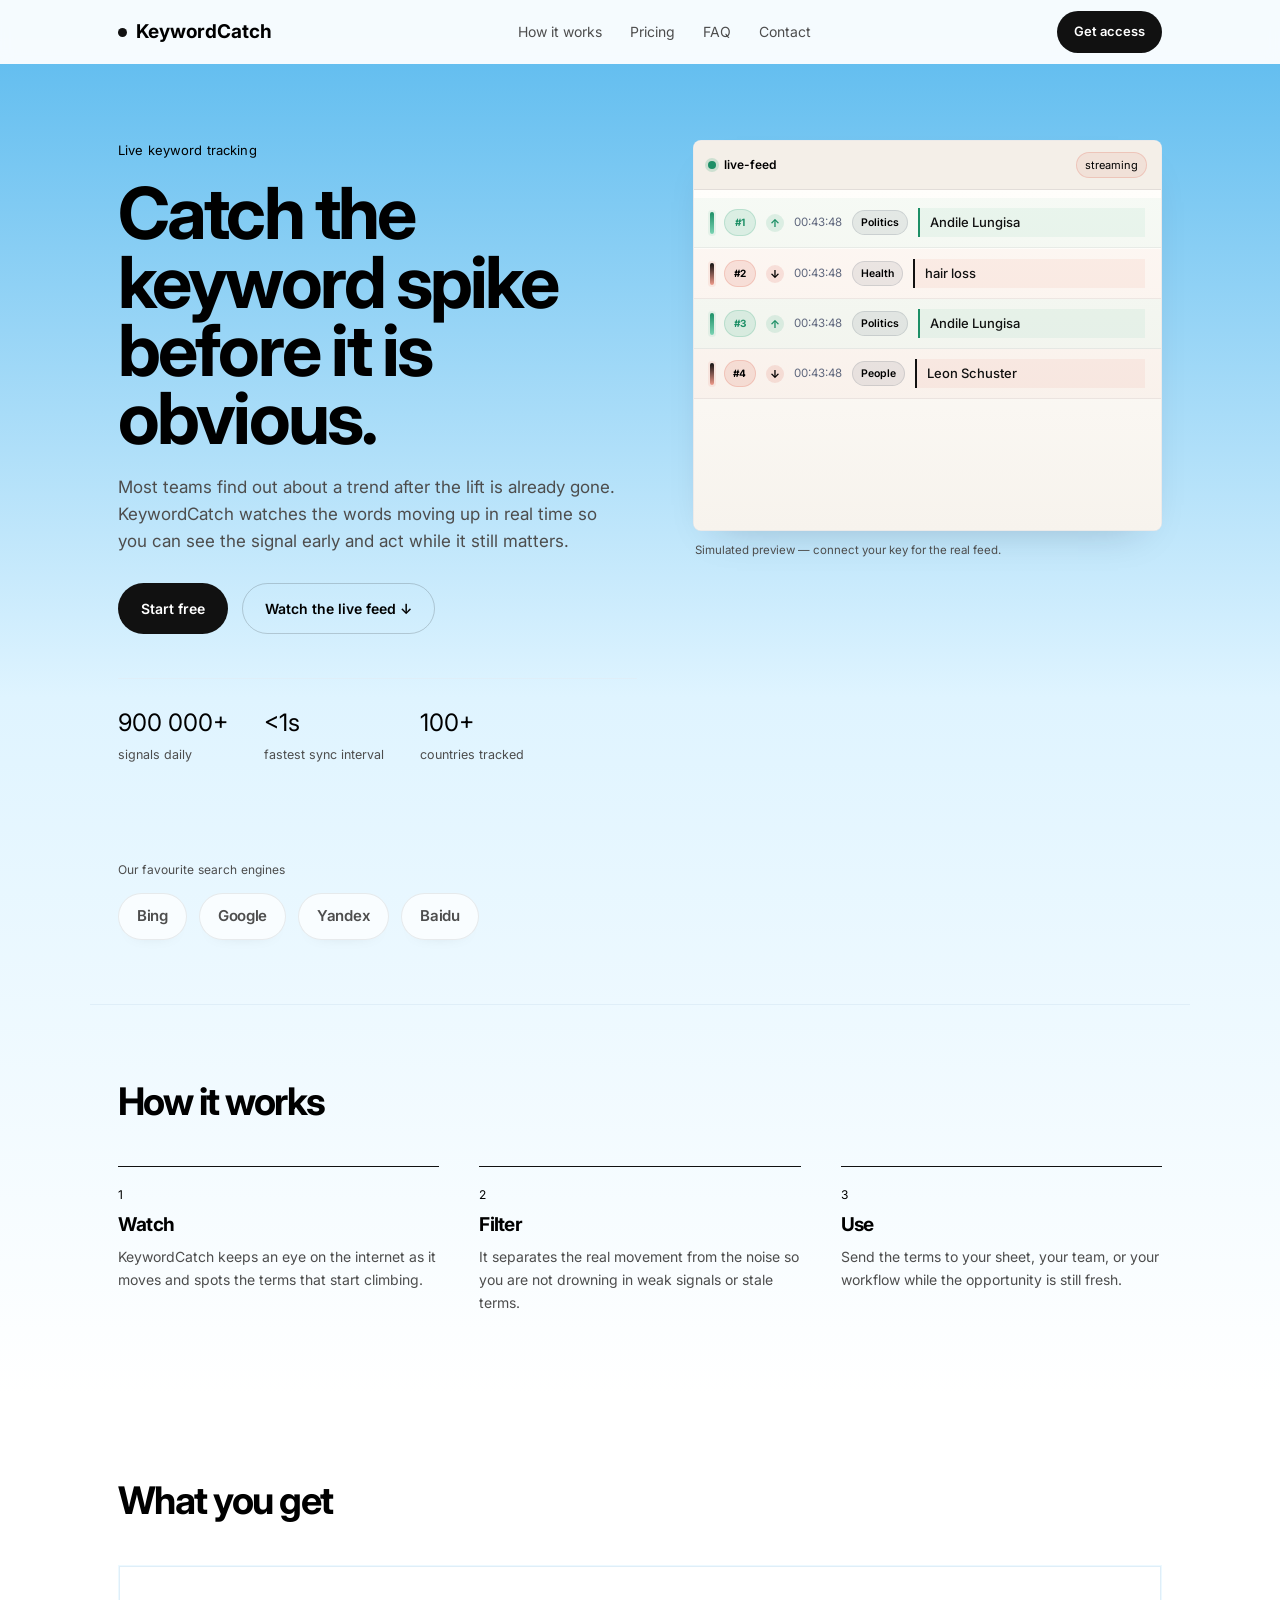
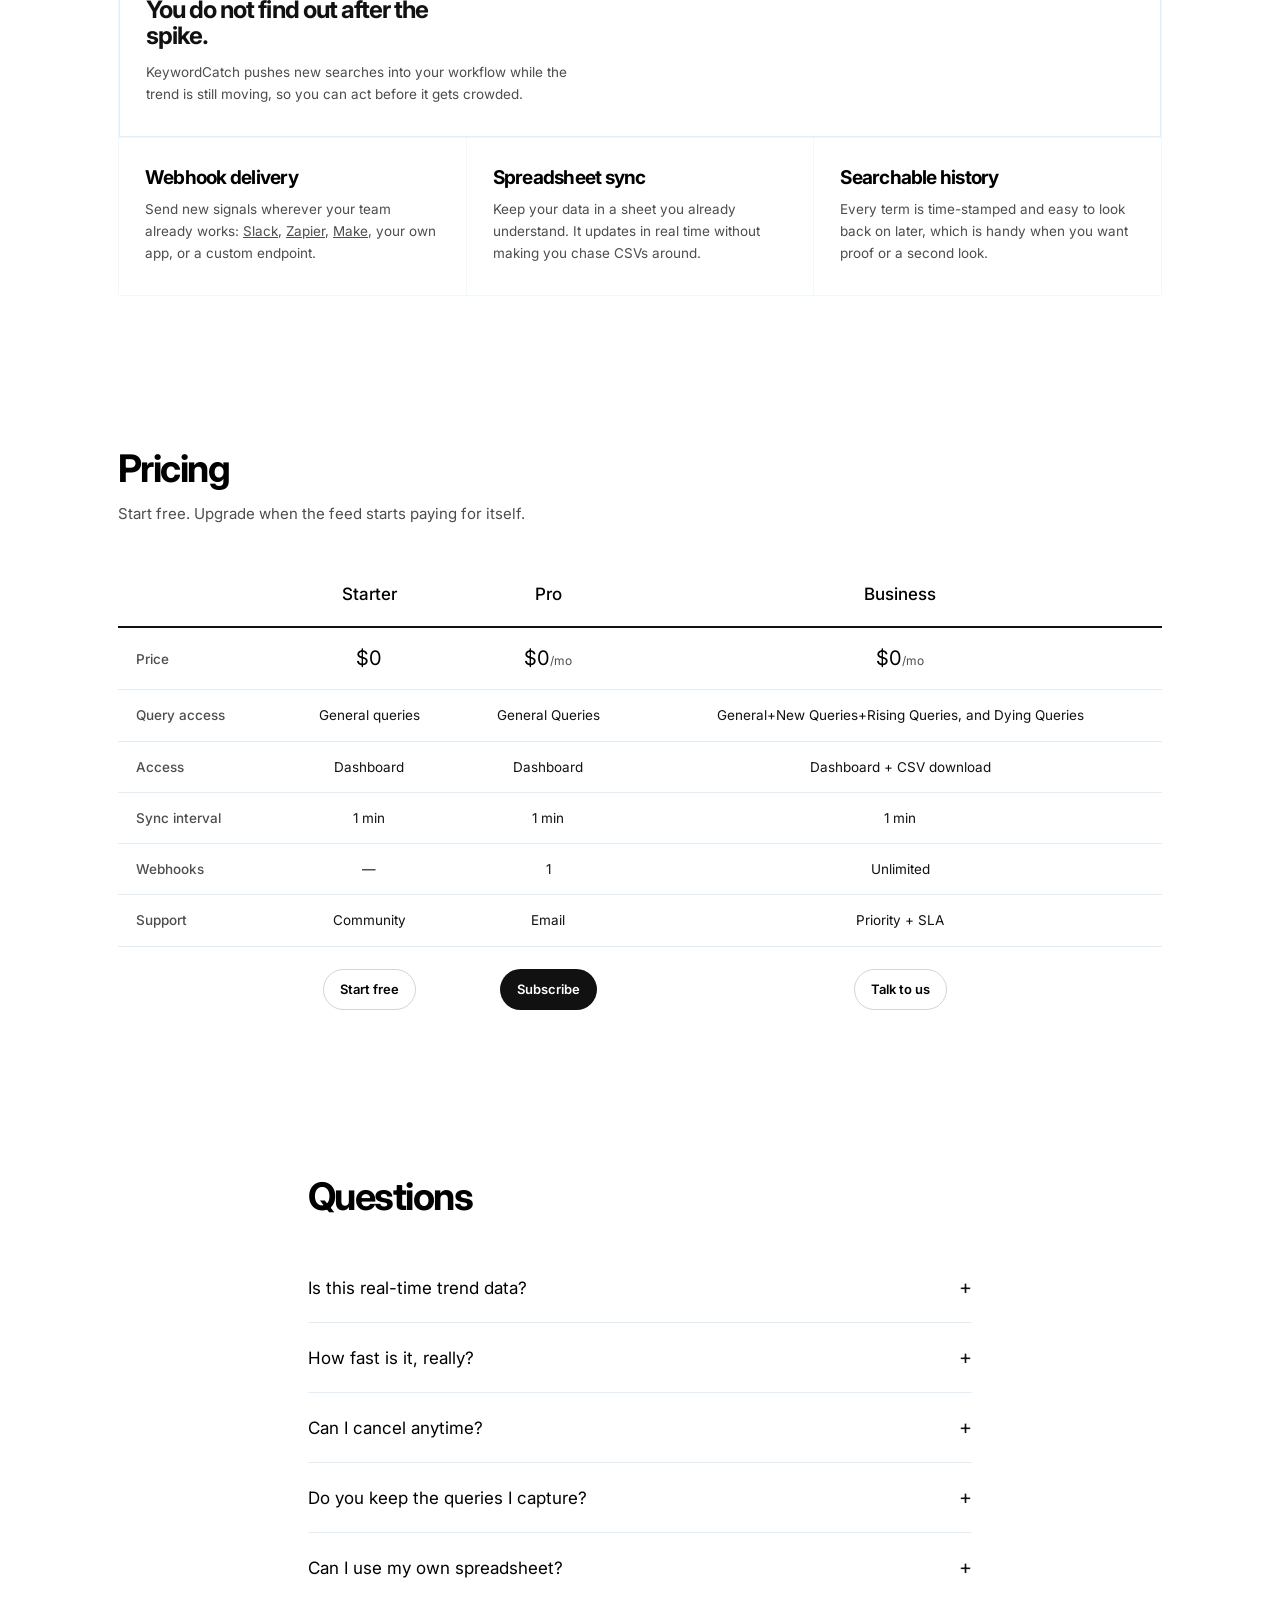
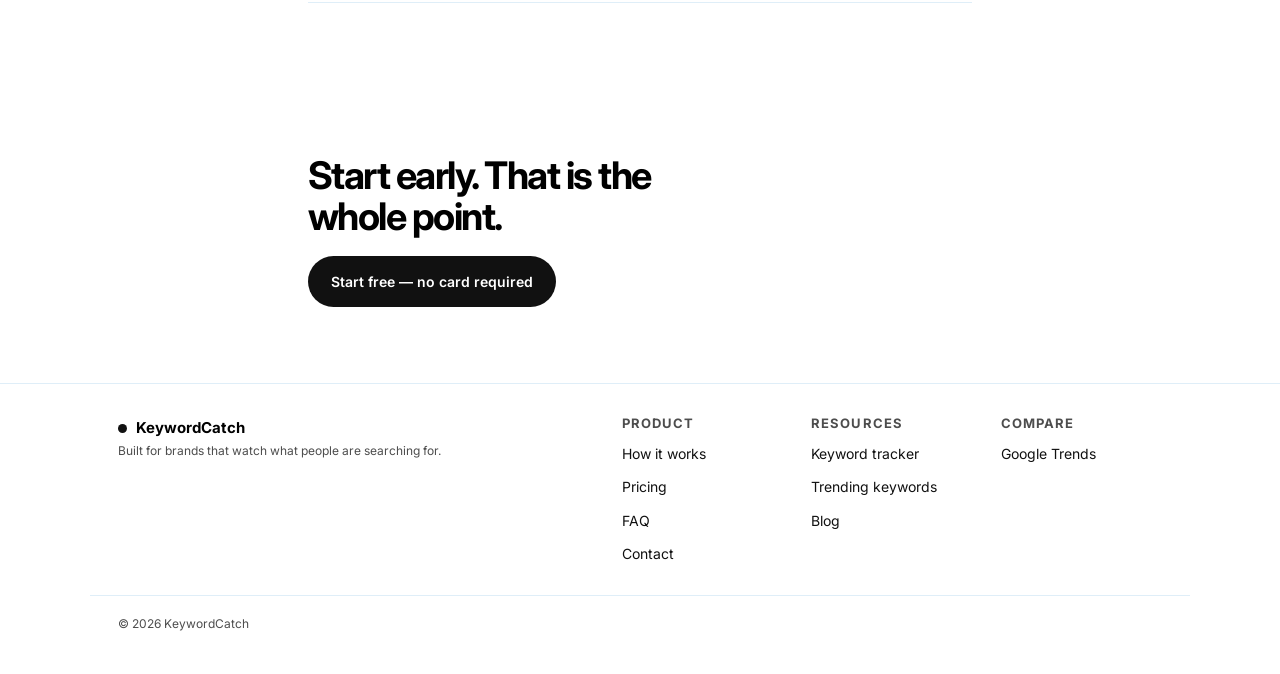
<file: index.html>
<!DOCTYPE html>
<html lang="en">
<head>
<meta charset="UTF-8">
<meta name="viewport" content="width=device-width, initial-scale=1.0">
<!-- Google tag (gtag.js) -->
<script async src="https://www.googletagmanager.com/gtag/js?id=G-NPL1SN04KD"></script>
<script>
  window.dataLayer = window.dataLayer || [];
  function gtag(){dataLayer.push(arguments);}
  gtag('js', new Date());
  gtag('config', 'G-NPL1SN04KD');
</script>
<meta name="robots" content="index, follow">
<meta name="theme-color" content="#dfefff">
<meta name="description" content="KeywordCatch is a live keyword tracker for monitoring trending internet searches, rising topics, and high-intent keywords across markets — with webhook and spreadsheet delivery.">
<title>KeywordCatch | Live keyword tracker for trending internet searches</title>
<link rel="canonical" href="https://keywordcatch.com/">
<meta property="og:type" content="website">
<meta property="og:title" content="KeywordCatch | Live keyword tracker for trending internet searches">
<meta property="og:description" content="Track rising keyword trends in real time, export to spreadsheets, and send alerts where your team works.">
<meta property="og:url" content="https://keywordcatch.com/">
<meta property="og:site_name" content="KeywordCatch">
<meta property="og:locale" content="en_US">
<meta name="twitter:card" content="summary_large_image">
<meta name="twitter:title" content="KeywordCatch | Live keyword tracker for trending internet searches">
<meta name="twitter:description" content="Monitor internet trending keywords and react before they peak.">
<link rel="preconnect" href="https://fonts.googleapis.com">
<link rel="preconnect" href="https://fonts.gstatic.com" crossorigin>
<link href="https://fonts.googleapis.com/css2?family=Inter:wght@400;500;600;700;800&family=Libre+Baskerville:wght@400;700&display=swap" rel="stylesheet">
<link rel="stylesheet" href="styles.css">
</head>
<body>

<header class="topbar">
  <div class="wrap topbar-row">
    <a href="/" class="brand">
      <span class="brand-dot" aria-hidden="true"></span>
      KeywordCatch
    </a>

    <nav class="topnav" aria-label="Primary">
      <a href="#how">How it works</a>
      <a href="#pricing">Pricing</a>
      <a href="#faq">FAQ</a>
      <a href="contact.html">Contact</a>
    </nav>

    <a href="test.html" class="btn btn-primary btn-small desktop-only">Get access</a>

    <button class="menu-toggle" type="button" aria-expanded="false" aria-controls="mobileMenu" aria-label="Open navigation menu">
      <span></span>
      <span></span>
      <span></span>
    </button>
  </div>

  <nav class="mobile-menu" id="mobileMenu" aria-label="Mobile navigation">
    <a href="#how">How it works</a>
    <a href="#pricing">Pricing</a>
    <a href="#faq">FAQ</a>
    <a href="contact.html">Contact</a>
    <a href="test.html" class="btn btn-primary btn-small">Get access</a>
  </nav>
</header>

<main id="top">

  <!-- ============ HERO ============ -->
  <section class="hero wrap">
    <div class="hero-copy">
      <p class="kicker">Live keyword tracking</p>
      <h1>Catch the keyword spike before it is obvious.</h1>
      <p class="hero-sub">
        Most teams find out about a trend after the lift is already gone. KeywordCatch watches the words moving up in real time so you can see the signal early and act while it still matters.
      </p>
      <div class="hero-actions">
        <a href="#pricing" class="btn btn-primary">Start free</a>
        <a href="#ticker" class="btn btn-ghost">Watch the live feed ↓</a>
      </div>
      <dl class="hero-stats">
        <div><dt>900 000+</dt><dd>signals daily</dd></div>
        <div><dt>&lt;1s</dt><dd>fastest sync interval</dd></div>
        <div><dt>100+</dt><dd>countries tracked</dd></div>
      </dl>
    </div>

    <div class="hero-demo" id="ticker">
      <div class="term">
        <div class="term-bar">
          <span class="term-dot term-dot-live" aria-hidden="true"></span>
          <span class="term-title">live-feed</span>
          <span class="term-status" id="termStatus">streaming</span>
        </div>
        <ol class="term-list" id="tickerList" aria-live="polite"></ol>
      </div>
      <p class="hero-demo-caption">Simulated preview — connect your key for the real feed.</p>
    </div>
  </section>

  <!-- ============ LOGOS / TRUST ============ -->
  <section class="wrap trust-row">
    <p class="trust-label">Our favourite search engines</p>
    <div class="client-row" aria-label="Our favourite search engines">
      <span>Bing</span>
      <span>Google</span>
      <span>Yandex</span>
      <span>Baidu</span>
    </div>
  </section>

  <!-- ============ HOW IT WORKS ============ -->
  <section class="section" id="how">
    <div class="wrap">
      <h2>How it works</h2>
      <ol class="steps">
        <li>
          <span class="step-no">1</span>
          <h3>Watch</h3>
          <p>KeywordCatch keeps an eye on the internet as it moves and spots the terms that start climbing.</p>
        </li>
        <li>
          <span class="step-no">2</span>
          <h3>Filter</h3>
          <p>It separates the real movement from the noise so you are not drowning in weak signals or stale terms.</p>
        </li>
        <li>
          <span class="step-no">3</span>
          <h3>Use</h3>
          <p>Send the terms to your sheet, your team, or your workflow while the opportunity is still fresh.</p>
        </li>
      </ol>
    </div>
  </section>

  <!-- ============ FEATURES ============ -->
  <section class="section section-alt">
    <div class="wrap">
      <h2>What you get</h2>
      <div class="feature-grid">
        <article class="feature feature-lead">
          <h3>You do not find out after the spike.</h3>
          <p>KeywordCatch pushes new searches into your workflow while the trend is still moving, so you can act before it gets crowded.</p>
        </article>
        <article class="feature">
          <h3>Webhook delivery</h3>
          <p>Send new signals wherever your team already works: <a href="https://slack.com" target="_blank" rel="noopener noreferrer">Slack</a>, <a href="https://zapier.com/apps" target="_blank" rel="noopener noreferrer">Zapier</a>, <a href="https://www.make.com" target="_blank" rel="noopener noreferrer">Make</a>, your own app, or a custom endpoint.</p>
        </article>
        <article class="feature">
          <h3>Spreadsheet sync</h3>
          <p>Keep your data in a sheet you already understand. It updates in real time without making you chase CSVs around.</p>
        </article>
        <article class="feature">
          <h3>Searchable history</h3>
          <p>Every term is time-stamped and easy to look back on later, which is handy when you want proof or a second look.</p>
        </article>
      </div>
    </div>
  </section>

  <!-- ============ PRICING ============ -->
  <section class="section" id="pricing">
    <div class="wrap">
      <h2>Pricing</h2>
      <p class="section-sub">Start free. Upgrade when the feed starts paying for itself.</p>

      <table class="price-table">
        <thead>
          <tr>
            <th scope="col" class="price-table-plan">Plan</th>
            <th scope="col">Starter</th>
            <th scope="col" class="price-table-featured">Pro</th>
            <th scope="col">Business</th>
          </tr>
        </thead>
        <tbody>
          <tr>
            <th scope="row">Price</th>
            <td><span class="price">$0</span></td>
            <td class="price-table-featured"><span class="price">$0</span><span class="price-period">/mo</span></td>
            <td><span class="price">$0</span><span class="price-period">/mo</span></td>
          </tr>
          <tr>
            <th scope="row">Query access</th>
            <td>General queries</td>
            <td class="price-table-featured">General Queries</td>
            <td>General+New Queries+Rising Queries, and Dying Queries</td>
          </tr>
          <tr>
            <th scope="row">Access</th>
            <td>Dashboard</td>
            <td class="price-table-featured">Dashboard</td>
            <td>Dashboard + CSV download</td>
          </tr>
          <tr>
            <th scope="row">Sync interval</th>
            <td>1 min</td>
            <td class="price-table-featured">1 min</td>
            <td>1 min</td>
          </tr>
          <tr>
            <th scope="row">Webhooks</th>
            <td>—</td>
            <td class="price-table-featured">1</td>
            <td>Unlimited</td>
          </tr>
          <tr>
            <th scope="row">Support</th>
            <td>Community</td>
            <td class="price-table-featured">Email</td>
            <td>Priority + SLA</td>
          </tr>
          <tr class="price-table-cta-row">
            <th scope="row" class="visually-hidden">Get started</th>
            <td><a href="contact.html?plan=starter" class="btn btn-ghost btn-small">Start free</a></td>
            <td class="price-table-featured"><a href="contact.html?plan=pro" class="btn btn-primary btn-small">Subscribe</a></td>
            <td><a href="contact.html?plan=business" class="btn btn-ghost btn-small">Talk to us</a></td>
          </tr>
        </tbody>
      </table>
    </div>
  </section>

  <!-- ============ FAQ ============ -->
  <section class="section section-alt" id="faq">
    <div class="wrap wrap-narrow">
      <h2>Questions</h2>
      <div class="faq-list">
        <details>
          <summary>Is this real-time trend data?</summary>
          <p>Yes. KeywordCatch watches the signals as they show up, instead of waiting for a delayed export or a stale dashboard.</p>
        </details>
        <details>
          <summary>How fast is it, really?</summary>
          <p>On the Pro and Business plans, a new term can hit your webhook or sheet in about a second. Starter checks in every 15 minutes.</p>
        </details>
        <details>
          <summary>Can I cancel anytime?</summary>
          <p>Yes. The plans are month-to-month, and you can cancel from your billing page when you want to.</p>
        </details>
        <details>
          <summary>Do you keep the queries I capture?</summary>
          <p>Yes. Your history stays in the account while it is active, so you can search it later or export it when needed.</p>
        </details>
        <details>
          <summary>Can I use my own spreadsheet?</summary>
          <p>Yes. You can point KeywordCatch at a sheet you already use and keep the data flowing into the tabs you care about.</p>
        </details>
      </div>
    </div>
  </section>

  <!-- ============ FINAL CTA ============ -->
  <section class="section closing">
    <div class="wrap wrap-narrow closing-inner">
      <h2>Start early. That is the whole point.</h2>
      <a href="#pricing" class="btn btn-primary">Start free — no card required</a>
    </div>
  </section>

</main>

<footer class="footer">
  <div class="wrap footer-top">
    <div class="footer-brand-block">
      <a href="#top" class="brand brand-footer">
        <span class="brand-dot" aria-hidden="true"></span>
        KeywordCatch
      </a>
      <p class="footer-note">Built for brands that watch what people are searching for.</p>
    </div>

    <div class="footer-menu">
      <div>
        <h3>Product</h3>
        <a href="#how">How it works</a>
        <a href="#pricing">Pricing</a>
        <a href="#faq">FAQ</a>
        <a href="contact.html">Contact</a>
      </div>
      <div>
        <h3>Resources</h3>
        <a href="keyword-tracker.html">Keyword tracker</a>
        <a href="trending-keywords.html">Trending keywords</a>
        <a href="blog.html">Blog</a>
      </div>
      <div>
        <h3>Compare</h3>
        <a href="compare-google-trends.html">Google Trends</a>
      </div>
    </div>
  </div>

  <div class="wrap footer-row">
    <p class="footer-copy">© <span id="year"></span> KeywordCatch</p>
  </div>
</footer>

<script type="application/ld+json">
{
  "@context": "https://schema.org",
  "@graph": [
    {
      "@type": "Organization",
      "@id": "https://keywordcatch.com/#organization",
      "name": "KeywordCatch",
      "url": "https://keywordcatch.com/"
    },
    {
      "@type": "WebSite",
      "@id": "https://keywordcatch.com/#website",
      "url": "https://keywordcatch.com/",
      "name": "KeywordCatch",
      "publisher": { "@id": "https://keywordcatch.com/#organization" }
    },
    {
      "@type": "SoftwareApplication",
      "name": "KeywordCatch",
      "applicationCategory": "BusinessApplication",
      "operatingSystem": "Web",
      "description": "KeywordCatch is a live keyword tracker for monitoring internet trending searches, rising keyword opportunities, and search-intent signals in real time.",
      "publisher": { "@id": "https://keywordcatch.com/#organization" }
    }
  ]
}
</script>
<script>
  if (window.location.pathname.endsWith('/index.html')) {
    // Replace /index.html with / while keeping query params & hashes
    const cleanPath = window.location.pathname.replace(/\/index\.html$/, '/')
                    + window.location.search
                    + window.location.hash;
    window.history.replaceState(null, '', cleanPath);
  }
</script>
<script src="script.js"></script>
</body>
</html>
</file>
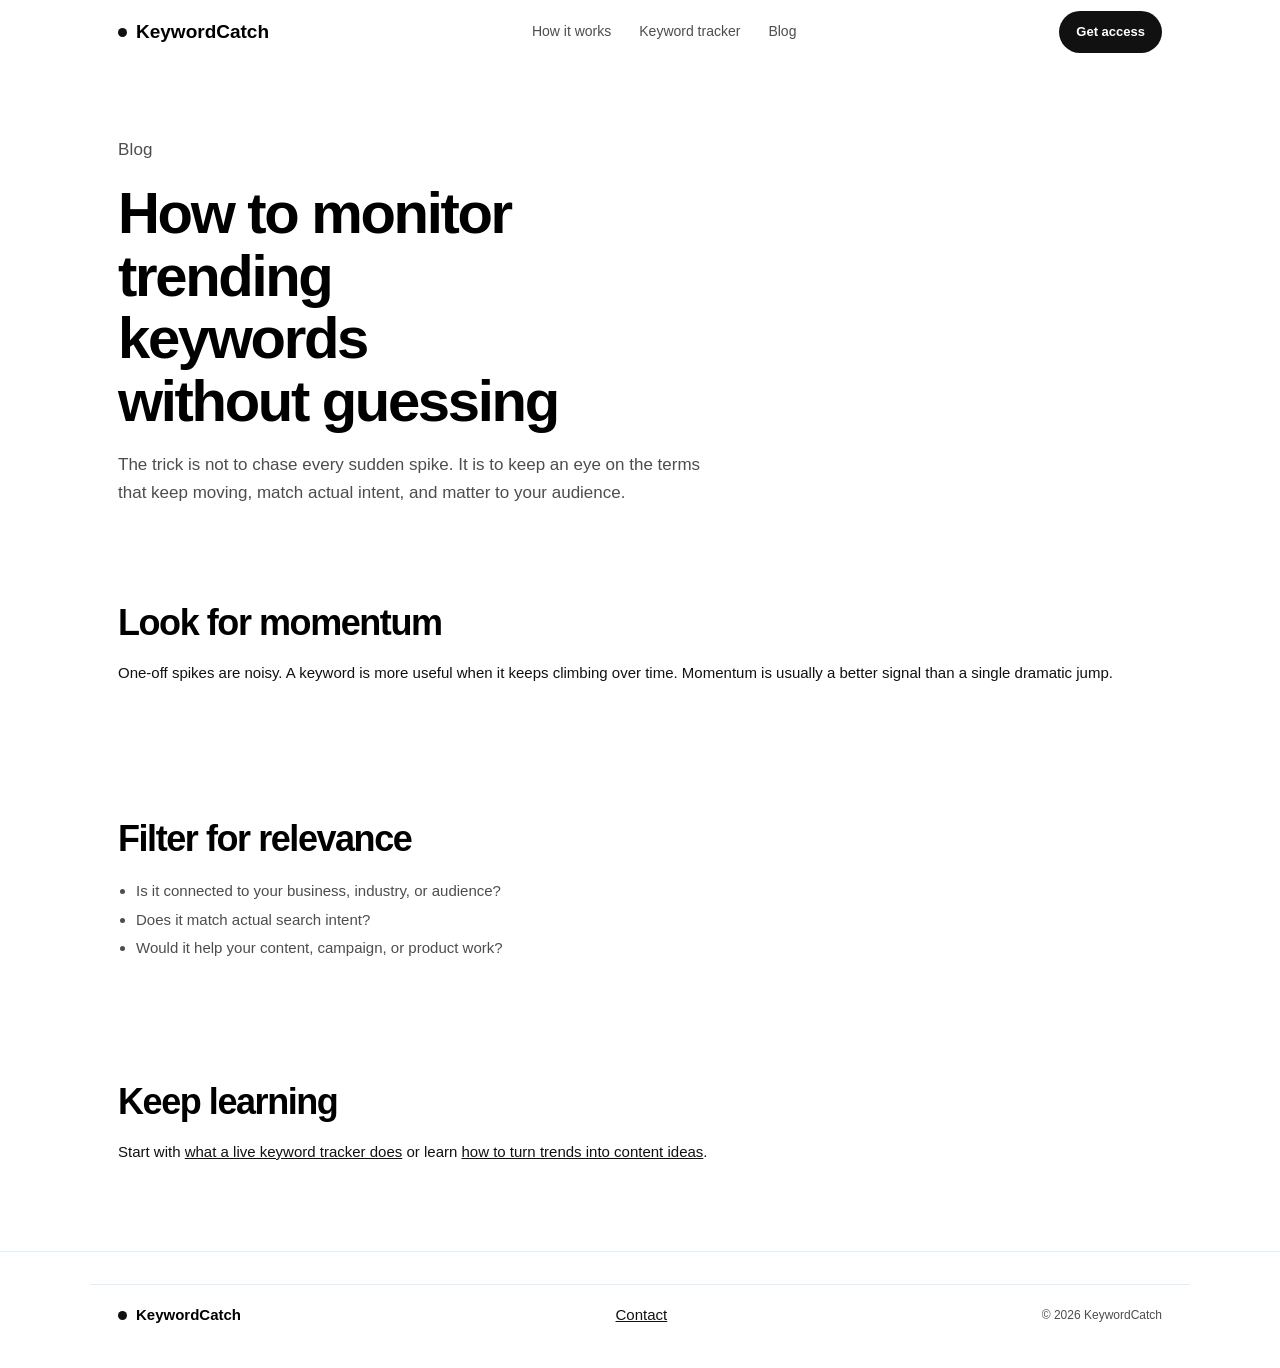
<file: blog-how-to-monitor-trending-keywords.html>
<!DOCTYPE html>
<html lang="en">
<head>
  <meta charset="UTF-8">
  <meta name="viewport" content="width=device-width, initial-scale=1.0">
  <!-- Google tag (gtag.js) -->
  <script async src="https://www.googletagmanager.com/gtag/js?id=G-NPL1SN04KD"></script>
  <script>
    window.dataLayer = window.dataLayer || [];
    function gtag(){dataLayer.push(arguments);}
    gtag('js', new Date());
    gtag('config', 'G-NPL1SN04KD');
  </script>
  <title>How to monitor trending keywords without guessing | KeywordCatch</title>
  <meta name="description" content="Learn how to monitor trending keywords with a clear process: focus on momentum, relevance, and timing instead of chasing every spike.">
  <meta name="robots" content="index, follow">
  <link rel="canonical" href="https://keywordcatch.com/blog-how-to-monitor-trending-keywords.html">
  <meta property="og:type" content="article">
  <meta property="og:title" content="How to monitor trending keywords without guessing | KeywordCatch">
  <meta property="og:description" content="Use momentum, relevance, and timing to monitor trending keywords more effectively.">
  <meta property="og:url" content="https://keywordcatch.com/blog-how-to-monitor-trending-keywords.html">
  <meta property="og:site_name" content="KeywordCatch">
  <meta name="twitter:card" content="summary_large_image">
  <meta name="twitter:title" content="How to monitor trending keywords without guessing">
  <meta name="twitter:description" content="Use momentum, relevance, and timing to monitor trending keywords more effectively.">
  <link rel="stylesheet" href="styles.css">
</head>
<body class="seo-page">
  <header class="topbar">
    <div class="wrap topbar-row">
      <a href="/" class="brand">
        <span class="brand-dot" aria-hidden="true"></span>
        KeywordCatch
      </a>
      <nav class="topnav" aria-label="Primary navigation">
        <a href="/#how">How it works</a>
        <a href="keyword-tracker.html">Keyword tracker</a>
        <a href="blog.html">Blog</a>
      </nav>
      <a href="/#pricing" class="btn btn-primary btn-small desktop-only">Get access</a>
    </div>
  </header>

  <main>
    <section class="seo-page-header wrap">
      <p class="kicker">Blog</p>
      <h1>How to monitor trending keywords without guessing</h1>
      <p>
        The trick is not to chase every sudden spike. It is to keep an eye on the terms that keep moving,
        match actual intent, and matter to your audience.
      </p>
    </section>

    <section class="wrap seo-section">
      <h2>Look for momentum</h2>
      <p>One-off spikes are noisy. A keyword is more useful when it keeps climbing over time. Momentum is usually a better signal than a single dramatic jump.</p>
    </section>

    <section class="wrap seo-section">
      <h2>Filter for relevance</h2>
      <ul class="seo-list">
        <li>Is it connected to your business, industry, or audience?</li>
        <li>Does it match actual search intent?</li>
        <li>Would it help your content, campaign, or product work?</li>
      </ul>
    </section>

    <section class="wrap seo-section">
      <h2>Keep learning</h2>
      <p>Start with <a href="blog-what-is-a-live-keyword-tracker.html">what a live keyword tracker does</a> or learn <a href="blog-turn-trending-keywords-into-content-ideas.html">how to turn trends into content ideas</a>.</p>
    </section>
  </main>

  <footer class="footer">
    <div class="wrap footer-row">
      <a href="/" class="brand brand-footer">
        <span class="brand-dot" aria-hidden="true"></span>
        KeywordCatch
      </a>
      <a href="contact.html">Contact</a>
      <p class="footer-copy">© <span id="year"></span> KeywordCatch</p>
    </div>
  </footer>

  <script type="application/ld+json">
  {
    "@context": "https://schema.org",
    "@type": "Article",
    "headline": "How to monitor trending keywords without guessing",
    "description": "Learn how to monitor trending keywords with a clear process: focus on momentum, relevance, and timing instead of chasing every spike.",
    "mainEntityOfPage": "https://keywordcatch.com/blog-how-to-monitor-trending-keywords.html",
    "publisher": { "@id": "https://keywordcatch.com/#organization" },
    "author": { "@type": "Organization", "name": "KeywordCatch" }
  }
  </script>

  <script>
    if (window.location.pathname.endsWith('/index.html')) {
      // Replace /index.html with / while keeping query params & hashes
      const cleanPath = window.location.pathname.replace(/\/index\.html$/, '/')
                      + window.location.search
                      + window.location.hash;
      window.history.replaceState(null, '', cleanPath);
    }
  </script>
  <script src="script.js"></script>
</body>
</html>
</file>
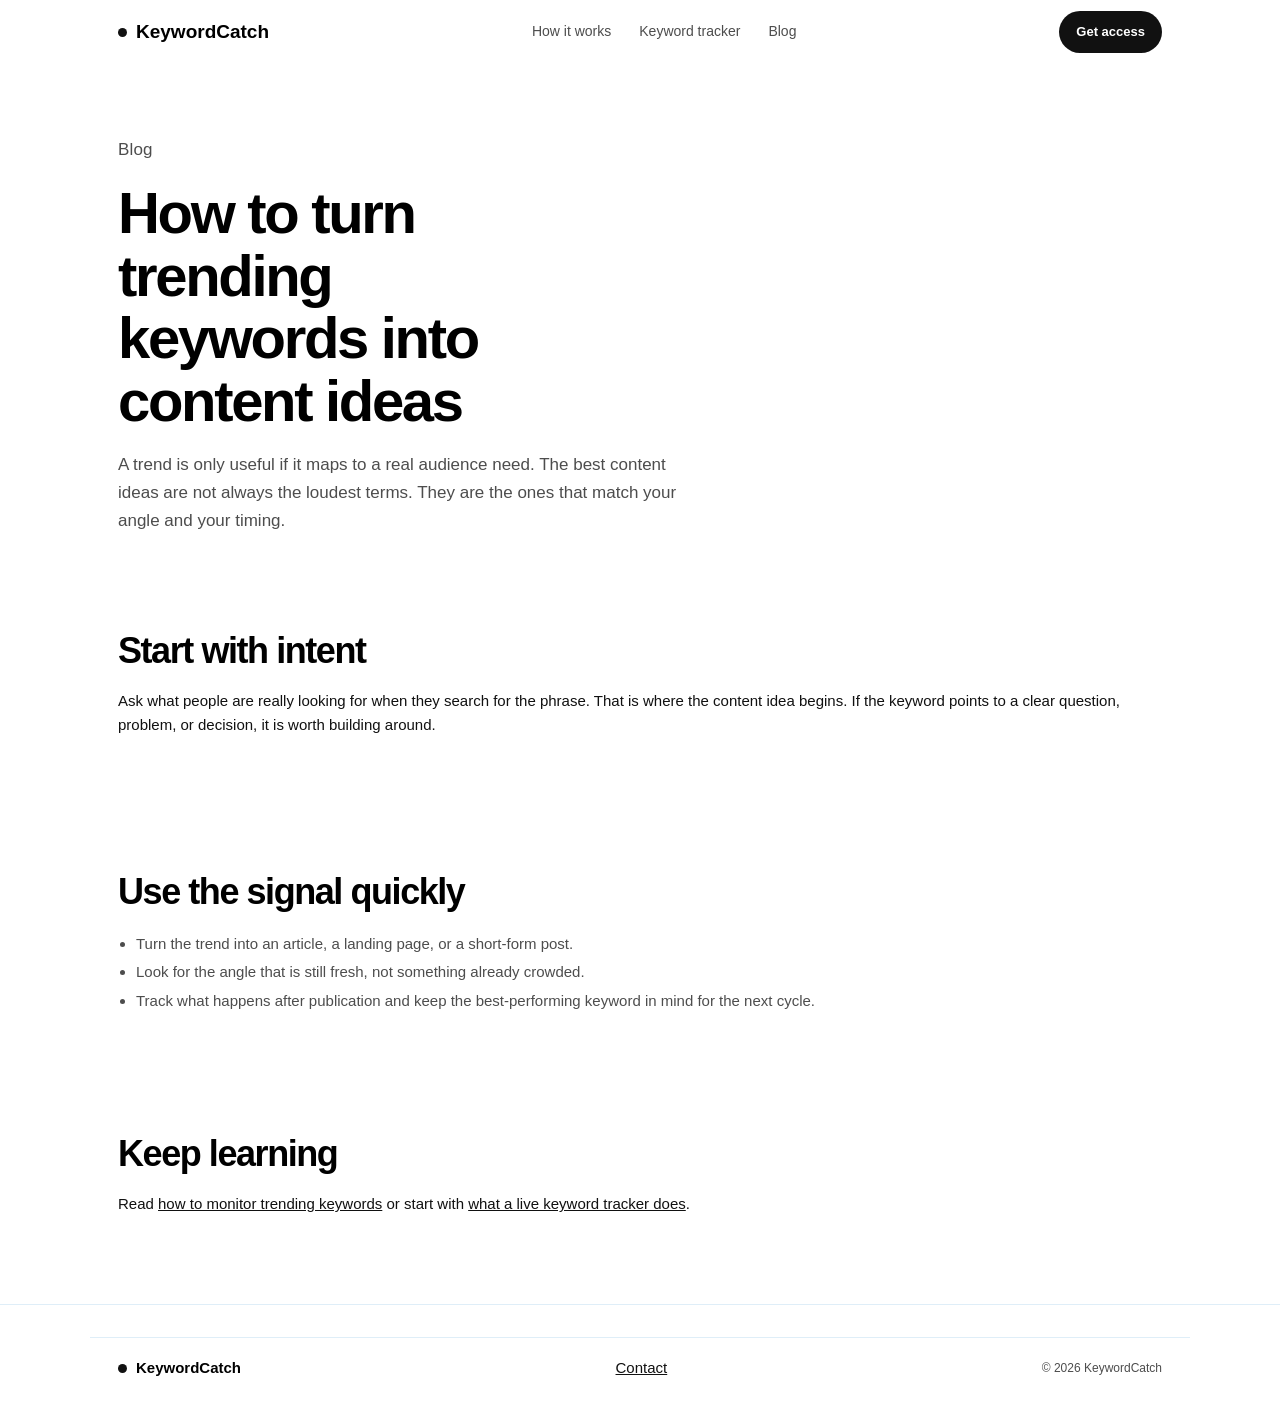
<file: blog-turn-trending-keywords-into-content-ideas.html>
<!DOCTYPE html>
<html lang="en">
<head>
  <meta charset="UTF-8">
  <meta name="viewport" content="width=device-width, initial-scale=1.0">
  <!-- Google tag (gtag.js) -->
  <script async src="https://www.googletagmanager.com/gtag/js?id=G-NPL1SN04KD"></script>
  <script>
    window.dataLayer = window.dataLayer || [];
    function gtag(){dataLayer.push(arguments);}
    gtag('js', new Date());
    gtag('config', 'G-NPL1SN04KD');
  </script>
  <title>How to turn trending keywords into content ideas | KeywordCatch</title>
  <meta name="description" content="Use trending keywords to find content angles early, shape topics around real demand, and publish before the trend gets crowded.">
  <meta name="robots" content="index, follow">
  <link rel="canonical" href="https://keywordcatch.com/blog-turn-trending-keywords-into-content-ideas.html">
  <meta property="og:type" content="article">
  <meta property="og:title" content="How to turn trending keywords into content ideas | KeywordCatch">
  <meta property="og:description" content="Use trending keywords to find content angles early and publish before the trend gets crowded.">
  <meta property="og:url" content="https://keywordcatch.com/blog-turn-trending-keywords-into-content-ideas.html">
  <meta property="og:site_name" content="KeywordCatch">
  <meta name="twitter:card" content="summary_large_image">
  <meta name="twitter:title" content="How to turn trending keywords into content ideas">
  <meta name="twitter:description" content="Use trending keywords to find content angles early.">
  <link rel="stylesheet" href="styles.css">
</head>
<body class="seo-page">
  <header class="topbar">
    <div class="wrap topbar-row">
      <a href="/" class="brand">
        <span class="brand-dot" aria-hidden="true"></span>
        KeywordCatch
      </a>
      <nav class="topnav" aria-label="Primary navigation">
        <a href="/#how">How it works</a>
        <a href="keyword-tracker.html">Keyword tracker</a>
        <a href="blog.html">Blog</a>
      </nav>
      <a href="/#pricing" class="btn btn-primary btn-small desktop-only">Get access</a>
    </div>
  </header>

  <main>
    <section class="seo-page-header wrap">
      <p class="kicker">Blog</p>
      <h1>How to turn trending keywords into content ideas</h1>
      <p>
        A trend is only useful if it maps to a real audience need. The best content ideas are not always the loudest terms. They are the ones that match your angle and your timing.
      </p>
    </section>

    <section class="wrap seo-section">
      <h2>Start with intent</h2>
      <p>Ask what people are really looking for when they search for the phrase. That is where the content idea begins. If the keyword points to a clear question, problem, or decision, it is worth building around.</p>
    </section>

    <section class="wrap seo-section">
      <h2>Use the signal quickly</h2>
      <ul class="seo-list">
        <li>Turn the trend into an article, a landing page, or a short-form post.</li>
        <li>Look for the angle that is still fresh, not something already crowded.</li>
        <li>Track what happens after publication and keep the best-performing keyword in mind for the next cycle.</li>
      </ul>
    </section>

    <section class="wrap seo-section">
      <h2>Keep learning</h2>
      <p>Read <a href="blog-how-to-monitor-trending-keywords.html">how to monitor trending keywords</a> or start with <a href="blog-what-is-a-live-keyword-tracker.html">what a live keyword tracker does</a>.</p>
    </section>
  </main>

  <footer class="footer">
    <div class="wrap footer-row">
      <a href="/" class="brand brand-footer">
        <span class="brand-dot" aria-hidden="true"></span>
        KeywordCatch
      </a>
      <a href="contact.html">Contact</a>
      <p class="footer-copy">© <span id="year"></span> KeywordCatch</p>
    </div>
  </footer>

  <script type="application/ld+json">
  {
    "@context": "https://schema.org",
    "@type": "Article",
    "headline": "How to turn trending keywords into content ideas",
    "description": "Use trending keywords to find content angles early, shape topics around real demand, and publish before the trend gets crowded.",
    "mainEntityOfPage": "https://keywordcatch.com/blog-turn-trending-keywords-into-content-ideas.html",
    "publisher": { "@id": "https://keywordcatch.com/#organization" },
    "author": { "@type": "Organization", "name": "KeywordCatch" }
  }
  </script>

  <script>
    if (window.location.pathname.endsWith('/index.html')) {
      // Replace /index.html with / while keeping query params & hashes
      const cleanPath = window.location.pathname.replace(/\/index\.html$/, '/')
                      + window.location.search
                      + window.location.hash;
      window.history.replaceState(null, '', cleanPath);
    }
  </script>
  <script src="script.js"></script>
</body>
</html>
</file>
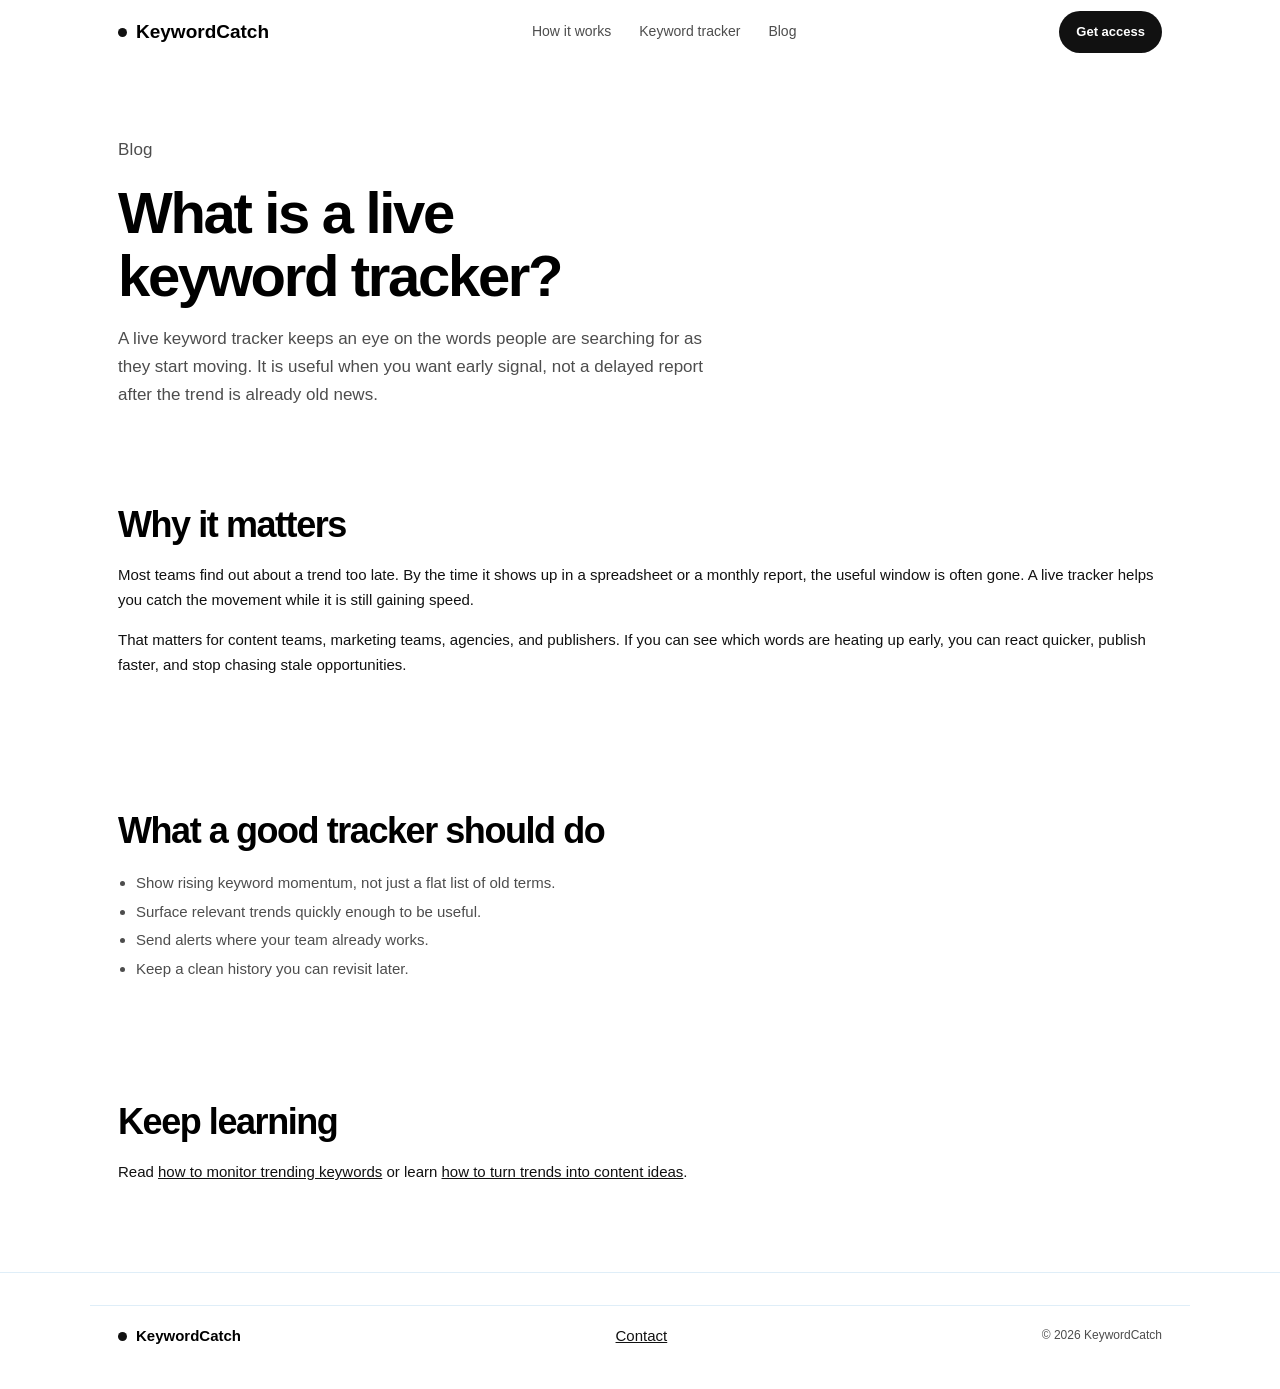
<file: blog-what-is-a-live-keyword-tracker.html>
<!DOCTYPE html>
<html lang="en">
<head>
  <meta charset="UTF-8">
  <meta name="viewport" content="width=device-width, initial-scale=1.0">
  <!-- Google tag (gtag.js) -->
  <script async src="https://www.googletagmanager.com/gtag/js?id=G-NPL1SN04KD"></script>
  <script>
    window.dataLayer = window.dataLayer || [];
    function gtag(){dataLayer.push(arguments);}
    gtag('js', new Date());
    gtag('config', 'G-NPL1SN04KD');
  </script>
  <title>What is a live keyword tracker? | KeywordCatch</title>
  <meta name="description" content="A live keyword tracker watches search terms as they rise in real time, helping teams catch keyword momentum early and act before a trend peaks.">
  <meta name="robots" content="index, follow">
  <link rel="canonical" href="https://keywordcatch.com/blog-what-is-a-live-keyword-tracker.html">
  <meta property="og:type" content="article">
  <meta property="og:title" content="What is a live keyword tracker? | KeywordCatch">
  <meta property="og:description" content="Understand how live keyword tracking helps teams catch search momentum early.">
  <meta property="og:url" content="https://keywordcatch.com/blog-what-is-a-live-keyword-tracker.html">
  <meta property="og:site_name" content="KeywordCatch">
  <meta name="twitter:card" content="summary_large_image">
  <meta name="twitter:title" content="What is a live keyword tracker?">
  <meta name="twitter:description" content="Understand how live keyword tracking helps teams catch search momentum early.">
  <link rel="stylesheet" href="styles.css">
</head>
<body class="seo-page">
  <header class="topbar">
    <div class="wrap topbar-row">
      <a href="/" class="brand">
        <span class="brand-dot" aria-hidden="true"></span>
        KeywordCatch
      </a>
      <nav class="topnav" aria-label="Primary navigation">
        <a href="/#how">How it works</a>
        <a href="keyword-tracker.html">Keyword tracker</a>
        <a href="blog.html">Blog</a>
      </nav>
      <a href="/#pricing" class="btn btn-primary btn-small desktop-only">Get access</a>
    </div>
  </header>

  <main>
    <section class="seo-page-header wrap">
      <p class="kicker">Blog</p>
      <h1>What is a live keyword tracker?</h1>
      <p>
        A live keyword tracker keeps an eye on the words people are searching for as they start moving.
        It is useful when you want early signal, not a delayed report after the trend is already old news.
      </p>
    </section>

    <section class="wrap seo-section">
      <h2>Why it matters</h2>
      <p>Most teams find out about a trend too late. By the time it shows up in a spreadsheet or a monthly report, the useful window is often gone. A live tracker helps you catch the movement while it is still gaining speed.</p>
      <p>That matters for content teams, marketing teams, agencies, and publishers. If you can see which words are heating up early, you can react quicker, publish faster, and stop chasing stale opportunities.</p>
    </section>

    <section class="wrap seo-section">
      <h2>What a good tracker should do</h2>
      <ul class="seo-list">
        <li>Show rising keyword momentum, not just a flat list of old terms.</li>
        <li>Surface relevant trends quickly enough to be useful.</li>
        <li>Send alerts where your team already works.</li>
        <li>Keep a clean history you can revisit later.</li>
      </ul>
    </section>

    <section class="wrap seo-section">
      <h2>Keep learning</h2>
      <p>Read <a href="blog-how-to-monitor-trending-keywords.html">how to monitor trending keywords</a> or learn <a href="blog-turn-trending-keywords-into-content-ideas.html">how to turn trends into content ideas</a>.</p>
    </section>
  </main>

  <footer class="footer">
    <div class="wrap footer-row">
      <a href="/" class="brand brand-footer">
        <span class="brand-dot" aria-hidden="true"></span>
        KeywordCatch
      </a>
      <a href="contact.html">Contact</a>
      <p class="footer-copy">© <span id="year"></span> KeywordCatch</p>
    </div>
  </footer>

  <script type="application/ld+json">
  {
    "@context": "https://schema.org",
    "@type": "Article",
    "headline": "What is a live keyword tracker?",
    "description": "A live keyword tracker watches search terms as they rise in real time, helping teams catch keyword momentum early and act before a trend peaks.",
    "mainEntityOfPage": "https://keywordcatch.com/blog-what-is-a-live-keyword-tracker.html",
    "publisher": { "@id": "https://keywordcatch.com/#organization" },
    "author": { "@type": "Organization", "name": "KeywordCatch" }
  }
  </script>

  <script>
    if (window.location.pathname.endsWith('/index.html')) {
      // Replace /index.html with / while keeping query params & hashes
      const cleanPath = window.location.pathname.replace(/\/index\.html$/, '/')
                      + window.location.search
                      + window.location.hash;
      window.history.replaceState(null, '', cleanPath);
    }
  </script>
  <script src="script.js"></script>
</body>
</html>
</file>
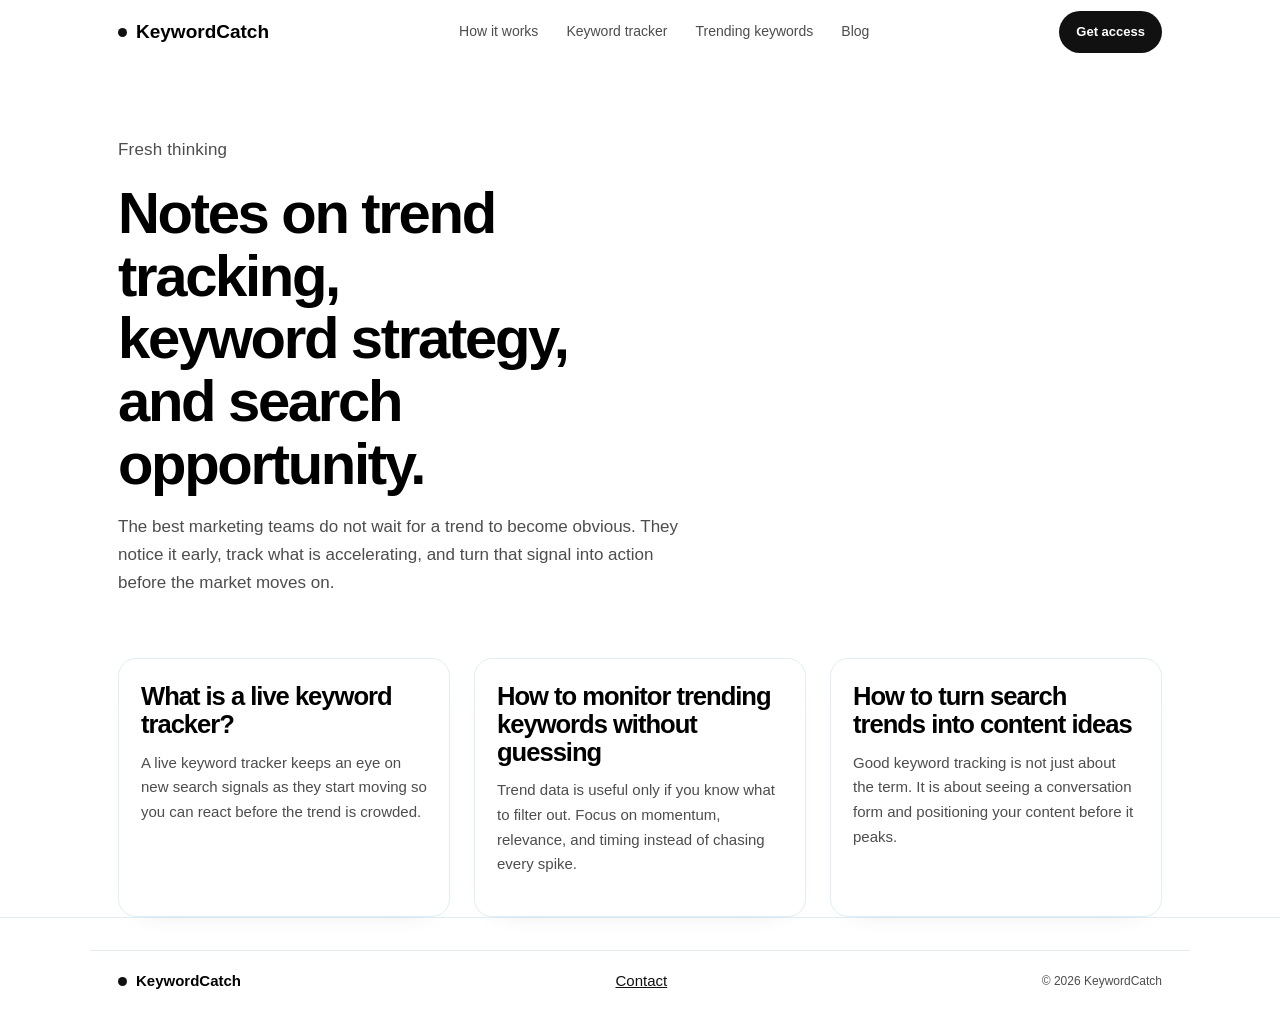
<file: blog.html>
<!DOCTYPE html>
<html lang="en">
<head>
  <meta charset="UTF-8">
  <meta name="viewport" content="width=device-width, initial-scale=1.0">
  <!-- Google tag (gtag.js) -->
  <script async src="https://www.googletagmanager.com/gtag/js?id=G-NPL1SN04KD"></script>
  <script>
    window.dataLayer = window.dataLayer || [];
    function gtag(){dataLayer.push(arguments);}
    gtag('js', new Date());
    gtag('config', 'G-NPL1SN04KD');
  </script>
  <title>KeywordCatch blog | Trends, keyword tracking, and content strategy</title>
  <meta name="description" content="Explore practical insights on keyword tracking, trending search topics, SEO workflows, and strategies for spotting opportunity before a trend peaks.">
  <meta name="robots" content="index, follow">
  <link rel="canonical" href="https://keywordcatch.com/blog.html">
  <meta property="og:type" content="website">
  <meta property="og:title" content="KeywordCatch blog | Trends, keyword tracking, and content strategy">
  <meta property="og:description" content="Practical insights on keyword tracking, trending search topics, and content strategy.">
  <meta property="og:url" content="https://keywordcatch.com/blog.html">
  <meta property="og:site_name" content="KeywordCatch">
  <meta name="twitter:card" content="summary_large_image">
  <meta name="twitter:title" content="KeywordCatch blog | Trends, keyword tracking, and content strategy">
  <meta name="twitter:description" content="Practical insights on keyword tracking and search opportunity.">
  <link rel="stylesheet" href="styles.css">
</head>
<body class="seo-page">
  <header class="topbar">
    <div class="wrap topbar-row">
      <a href="/" class="brand">
        <span class="brand-dot" aria-hidden="true"></span>
        KeywordCatch
      </a>

      <nav class="topnav" aria-label="Primary navigation">
        <a href="/#how">How it works</a>
        <a href="keyword-tracker.html">Keyword tracker</a>
        <a href="trending-keywords.html">Trending keywords</a>
        <a href="blog.html">Blog</a>
      </nav>

      <a href="/#pricing" class="btn btn-primary btn-small desktop-only">Get access</a>
    </div>
  </header>

  <main>
    <section class="seo-page-header wrap">
      <p class="kicker">Fresh thinking</p>
      <h1>Notes on trend tracking, keyword strategy, and search opportunity.</h1>
      <p>
        The best marketing teams do not wait for a trend to become obvious. They notice it early,
        track what is accelerating, and turn that signal into action before the market moves on.
      </p>
    </section>

    <section class="wrap seo-grid">
      <article class="seo-card">
        <h2><a href="blog-what-is-a-live-keyword-tracker.html">What is a live keyword tracker?</a></h2>
        <p>A live keyword tracker keeps an eye on new search signals as they start moving so you can react before the trend is crowded.</p>
      </article>
      <article class="seo-card">
        <h2><a href="blog-how-to-monitor-trending-keywords.html">How to monitor trending keywords without guessing</a></h2>
        <p>Trend data is useful only if you know what to filter out. Focus on momentum, relevance, and timing instead of chasing every spike.</p>
      </article>
      <article class="seo-card">
        <h2><a href="blog-turn-trending-keywords-into-content-ideas.html">How to turn search trends into content ideas</a></h2>
        <p>Good keyword tracking is not just about the term. It is about seeing a conversation form and positioning your content before it peaks.</p>
      </article>
    </section>
  </main>

  <footer class="footer">
    <div class="wrap footer-row">
      <a href="/" class="brand brand-footer">
        <span class="brand-dot" aria-hidden="true"></span>
        KeywordCatch
      </a>
      <a href="contact.html">Contact</a>
      <p class="footer-copy">© <span id="year"></span> KeywordCatch</p>
    </div>
  </footer>

  <script>
    if (window.location.pathname.endsWith('/index.html')) {
      // Replace /index.html with / while keeping query params & hashes
      const cleanPath = window.location.pathname.replace(/\/index\.html$/, '/')
                      + window.location.search
                      + window.location.hash;
      window.history.replaceState(null, '', cleanPath);
    }
  </script>
  <script src="script.js"></script>
</body>
</html>
</file>
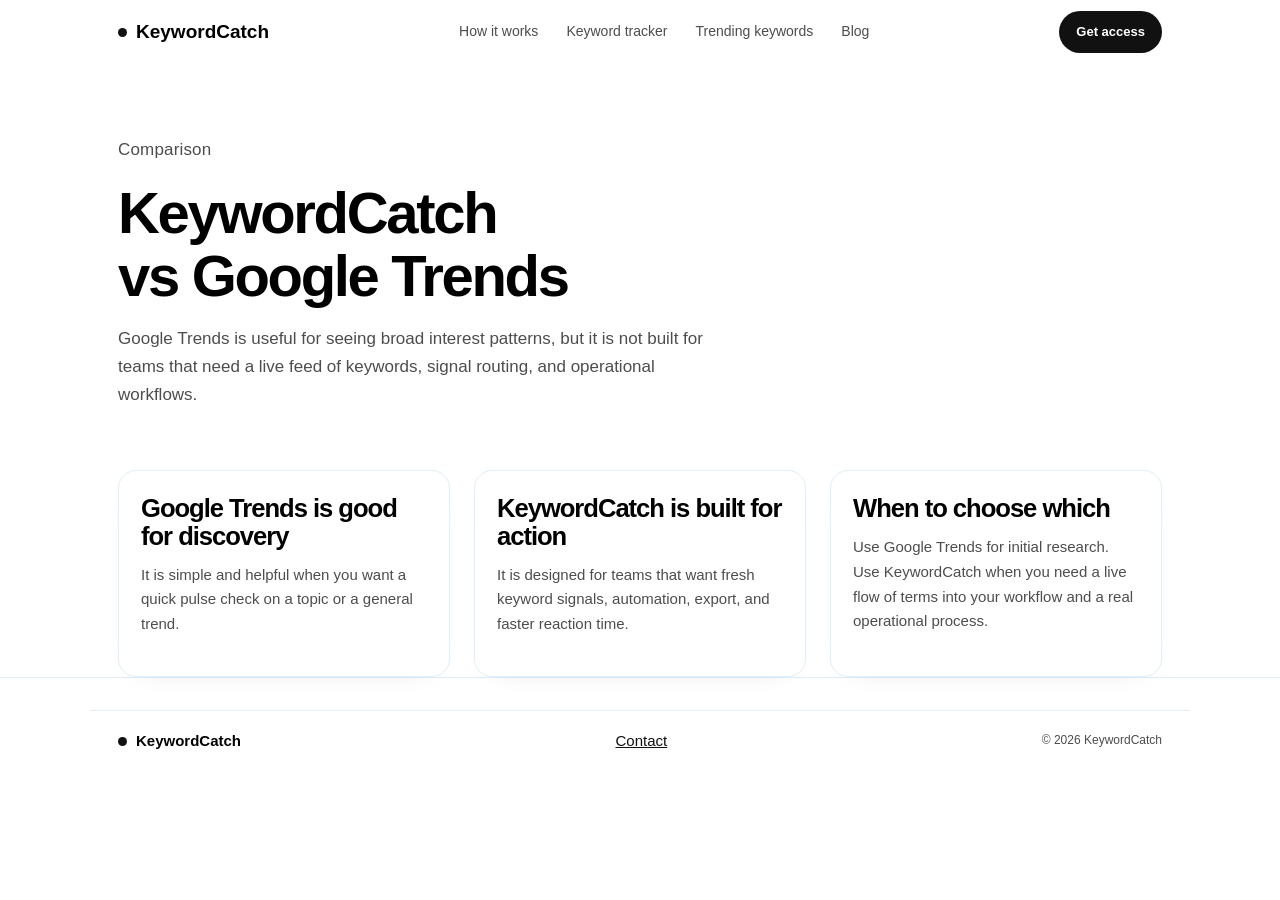
<file: compare-google-trends.html>
<!DOCTYPE html>
<html lang="en">
<head>
  <meta charset="UTF-8">
  <meta name="viewport" content="width=device-width, initial-scale=1.0">
  <!-- Google tag (gtag.js) -->
  <script async src="https://www.googletagmanager.com/gtag/js?id=G-NPL1SN04KD"></script>
  <script>
    window.dataLayer = window.dataLayer || [];
    function gtag(){dataLayer.push(arguments);}
    gtag('js', new Date());
    gtag('config', 'G-NPL1SN04KD');
  </script>
  <title>KeywordCatch vs Google Trends | Which is better for tracking trend signals?</title>
  <meta name="description" content="Compare KeywordCatch and Google Trends for real-time keyword tracking, trend monitoring, and quick reactions to rising search demand.">
  <meta name="robots" content="index, follow">
  <link rel="canonical" href="https://keywordcatch.com/compare-google-trends.html">
  <meta property="og:type" content="article">
  <meta property="og:title" content="KeywordCatch vs Google Trends | Which is better for tracking trend signals?">
  <meta property="og:description" content="Compare KeywordCatch and Google Trends for real-time keyword tracking and rising search demand.">
  <meta property="og:url" content="https://keywordcatch.com/compare-google-trends.html">
  <meta property="og:site_name" content="KeywordCatch">
  <meta name="twitter:card" content="summary_large_image">
  <meta name="twitter:title" content="KeywordCatch vs Google Trends">
  <meta name="twitter:description" content="Compare the two tools for tracking trend signals.">
  <link rel="stylesheet" href="styles.css">
</head>
<body class="seo-page">
  <header class="topbar">
    <div class="wrap topbar-row">
      <a href="/" class="brand">
        <span class="brand-dot" aria-hidden="true"></span>
        KeywordCatch
      </a>

      <nav class="topnav" aria-label="Primary navigation">
        <a href="/#how">How it works</a>
        <a href="keyword-tracker.html">Keyword tracker</a>
        <a href="trending-keywords.html">Trending keywords</a>
        <a href="blog.html">Blog</a>
      </nav>

      <a href="/#pricing" class="btn btn-primary btn-small desktop-only">Get access</a>
    </div>
  </header>

  <main>
    <section class="seo-page-header wrap">
      <p class="kicker">Comparison</p>
      <h1>KeywordCatch vs Google Trends</h1>
      <p>
        Google Trends is useful for seeing broad interest patterns, but it is not built for teams that need a live feed of keywords, signal routing, and operational workflows.
      </p>
    </section>

    <section class="wrap seo-grid">
      <article class="seo-card">
        <h2>Google Trends is good for discovery</h2>
        <p>It is simple and helpful when you want a quick pulse check on a topic or a general trend.</p>
      </article>
      <article class="seo-card">
        <h2>KeywordCatch is built for action</h2>
        <p>It is designed for teams that want fresh keyword signals, automation, export, and faster reaction time.</p>
      </article>
      <article class="seo-card">
        <h2>When to choose which</h2>
        <p>Use Google Trends for initial research. Use KeywordCatch when you need a live flow of terms into your workflow and a real operational process.</p>
      </article>
    </section>
  </main>

  <footer class="footer">
    <div class="wrap footer-row">
      <a href="/" class="brand brand-footer">
        <span class="brand-dot" aria-hidden="true"></span>
        KeywordCatch
      </a>
      <a href="contact.html">Contact</a>
      <p class="footer-copy">© <span id="year"></span> KeywordCatch</p>
    </div>
  </footer>

  <script>
    if (window.location.pathname.endsWith('/index.html')) {
      // Replace /index.html with / while keeping query params & hashes
      const cleanPath = window.location.pathname.replace(/\/index\.html$/, '/')
                      + window.location.search
                      + window.location.hash;
      window.history.replaceState(null, '', cleanPath);
    }
  </script>
  <script src="script.js"></script>
</body>
</html>
</file>
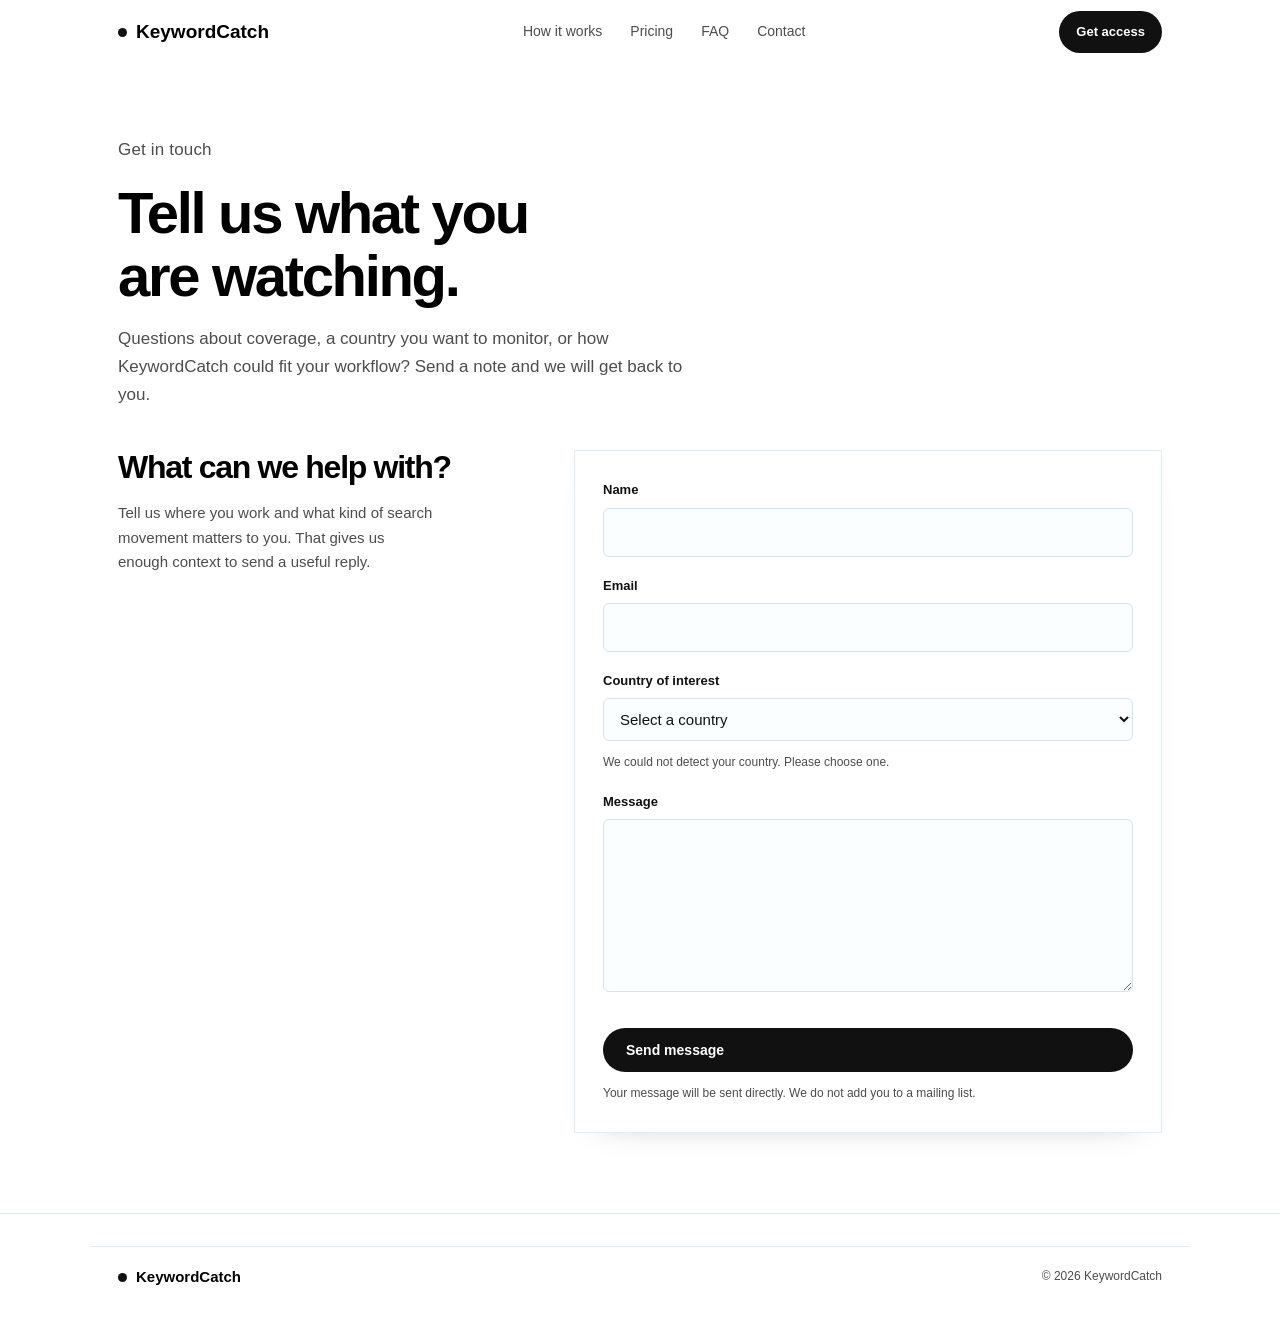
<file: contact.html>
<!DOCTYPE html>
<html lang="en">
<head>
  <meta charset="UTF-8">
  <meta name="viewport" content="width=device-width, initial-scale=1.0">
  <!-- Google tag (gtag.js) -->
  <script async src="https://www.googletagmanager.com/gtag/js?id=G-NPL1SN04KD"></script>
  <script>
    window.dataLayer = window.dataLayer || [];
    function gtag(){dataLayer.push(arguments);}
    gtag('js', new Date());
    gtag('config', 'G-NPL1SN04KD');
  </script>
  <meta name="robots" content="index, follow">
  <meta name="description" content="Contact KeywordCatch about live keyword tracking, country coverage, partnerships, and early access.">
  <title>Contact KeywordCatch | Live keyword tracking</title>
  <link rel="canonical" href="https://keywordcatch.com/contact.html">
  <meta property="og:type" content="website">
  <meta property="og:title" content="Contact KeywordCatch | Live keyword tracking">
  <meta property="og:description" content="Contact KeywordCatch about coverage, partnerships, and live keyword tracking.">
  <meta property="og:url" content="https://keywordcatch.com/contact.html">
  <meta property="og:site_name" content="KeywordCatch">
  <meta name="twitter:card" content="summary_large_image">
  <meta name="twitter:title" content="Contact KeywordCatch">
  <meta name="twitter:description" content="Contact KeywordCatch about live keyword tracking and coverage.">
  <link rel="stylesheet" href="styles.css">
  <script src="https://challenges.cloudflare.com/turnstile/v0/api.js" async defer></script>
</head>
<body class="seo-page">
  <header class="topbar">
    <div class="wrap topbar-row">
      <a href="/" class="brand">
        <span class="brand-dot" aria-hidden="true"></span>
        KeywordCatch
      </a>

      <nav class="topnav" aria-label="Primary navigation">
        <a href="/#how">How it works</a>
        <a href="/#pricing">Pricing</a>
        <a href="/#faq">FAQ</a>
        <a href="contact.html">Contact</a>
      </nav>

      <a href="/#pricing" class="btn btn-primary btn-small desktop-only">Get access</a>
    </div>
  </header>

  <main>
    <section class="seo-page-header wrap contact-header">
      <p class="kicker">Get in touch</p>
      <h1>Tell us what you are watching.</h1>
      <p>Questions about coverage, a country you want to monitor, or how KeywordCatch could fit your workflow? Send a note and we will get back to you.</p>
    </section>

    <section class="wrap contact-layout">
      <div class="contact-aside">
        <h2>What can we help with?</h2>
        <p>Tell us where you work and what kind of search movement matters to you. That gives us enough context to send a useful reply.</p>
      </div>

      <form class="contact-form" id="contactForm" action="/api/contact" method="POST">
        <div class="form-field">
          <label for="name">Name</label>
          <input id="name" name="Name" type="text" autocomplete="name" required>
        </div>
        <div class="form-field">
          <label for="email">Email</label>
          <input id="email" name="Email" type="email" autocomplete="email" required>
        </div>
        <div class="form-field">
          <label for="country">Country of interest</label>
          <select id="country" name="Country of interest" required aria-describedby="countryStatus">
            <option value="" selected disabled>Select a country</option>
            <option>South Africa</option>
            <option>United States</option>
            <option>United Kingdom</option>
            <option>Canada</option>
            <option>Australia</option>
            <option>Nigeria</option>
            <option>Kenya</option>
            <option>India</option>
            <option>Other</option>
          </select>
        </div>
        <p class="form-note" id="countryStatus" role="status">Detecting your country...</p>
        <div class="form-field">
          <label for="message">Message</label>
          <textarea id="message" name="Message" rows="6" required></textarea>
        </div>
        <div class="cf-turnstile" data-sitekey="0x4AAAAAAEt35e9xsZMR_M1A" data-action="contact"></div>
        <button type="submit" class="btn btn-primary">Send message</button>
        <p class="form-note" id="formStatus" role="status">Your message will be sent directly. We do not add you to a mailing list.</p>
      </form>
    </section>
  </main>

  <footer class="footer">
    <div class="wrap footer-row">
      <a href="/" class="brand brand-footer">
        <span class="brand-dot" aria-hidden="true"></span>
        KeywordCatch
      </a>
      <p class="footer-copy">© <span id="year"></span> KeywordCatch</p>
    </div>
  </footer>

  <script>
    if (window.location.pathname.endsWith('/index.html')) {
      // Replace /index.html with / while keeping query params & hashes
      const cleanPath = window.location.pathname.replace(/\/index\.html$/, '/')
                      + window.location.search
                      + window.location.hash;
      window.history.replaceState(null, '', cleanPath);
    }
  </script>
  <script src="script.js"></script>
</body>
</html>
</file>
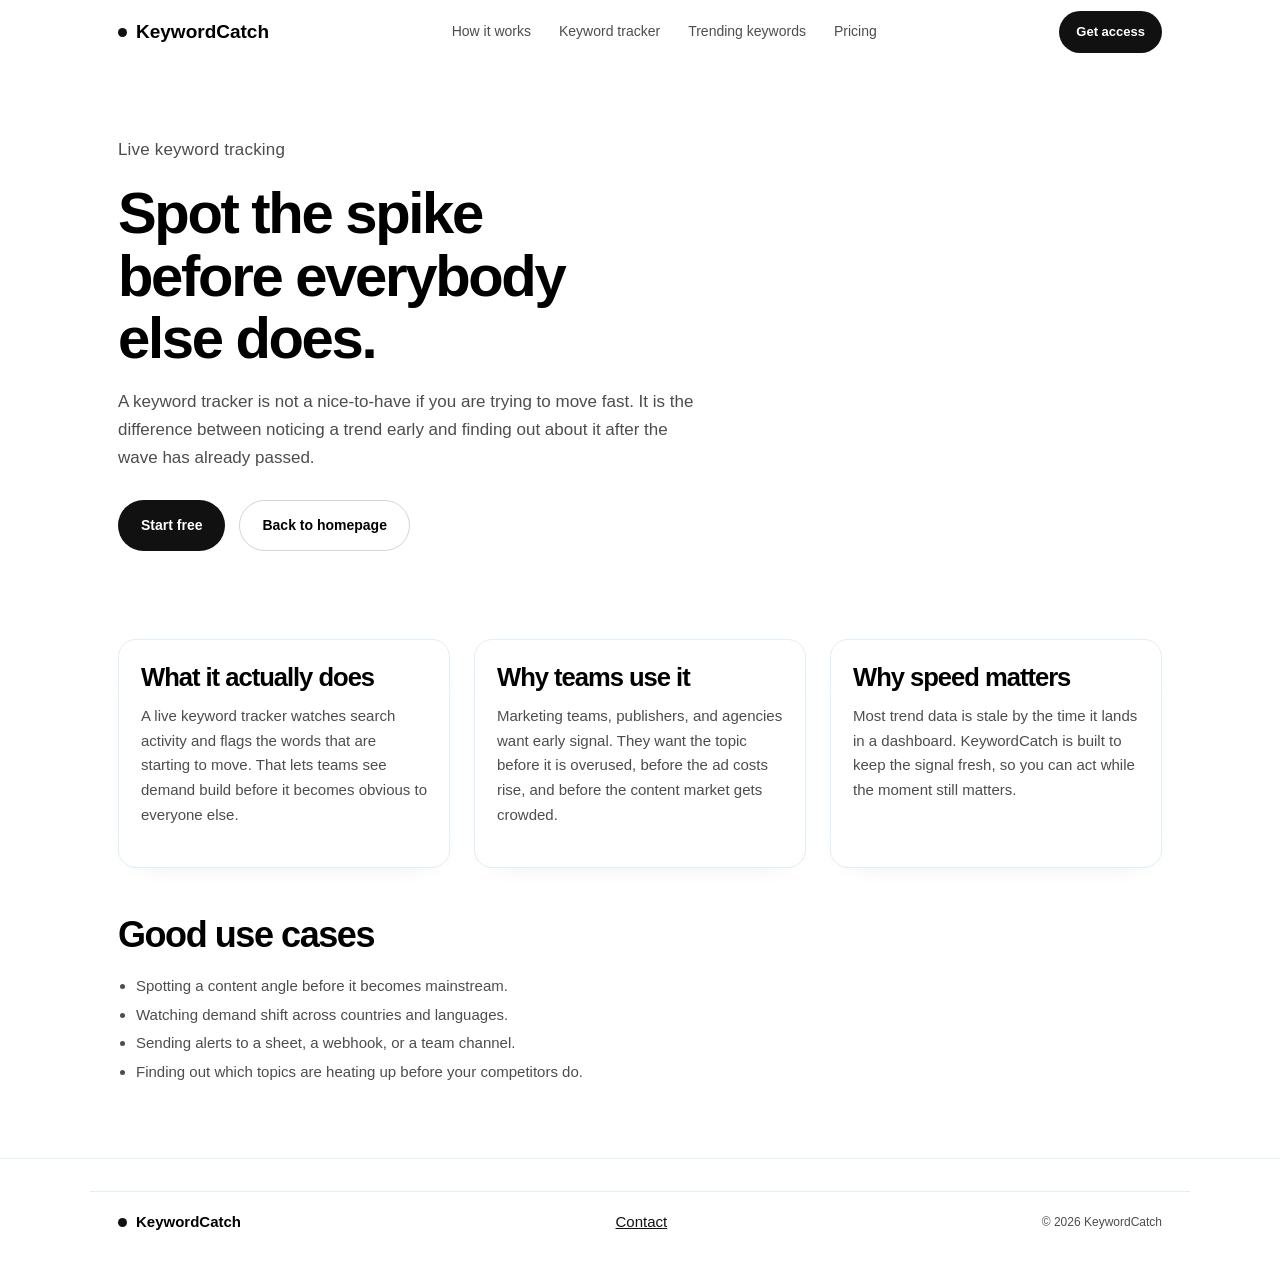
<file: keyword-tracker.html>
<!DOCTYPE html>
<html lang="en">
<head>
  <meta charset="UTF-8">
  <meta name="viewport" content="width=device-width, initial-scale=1.0">
  <!-- Google tag (gtag.js) -->
  <script async src="https://www.googletagmanager.com/gtag/js?id=G-NPL1SN04KD"></script>
  <script>
    window.dataLayer = window.dataLayer || [];
    function gtag(){dataLayer.push(arguments);}
    gtag('js', new Date());
    gtag('config', 'G-NPL1SN04KD');
  </script>
  <title>Live keyword tracker for rising internet trends</title>
  <meta name="description" content="KeywordCatch is a live keyword tracker that helps teams monitor rising internet trends, capture trending search terms, and act before a topic peaks.">
  <meta name="robots" content="index, follow">
  <link rel="canonical" href="https://keywordcatch.com/keyword-tracker.html">
  <meta property="og:type" content="website">
  <meta property="og:title" content="Live keyword tracker for rising internet trends | KeywordCatch">
  <meta property="og:description" content="Monitor rising internet trends, capture trending search terms, and act before a topic peaks.">
  <meta property="og:url" content="https://keywordcatch.com/keyword-tracker.html">
  <meta property="og:site_name" content="KeywordCatch">
  <meta name="twitter:card" content="summary_large_image">
  <meta name="twitter:title" content="Live keyword tracker for rising internet trends | KeywordCatch">
  <meta name="twitter:description" content="Monitor rising internet trends and act before a topic peaks.">
  <link rel="stylesheet" href="styles.css">
</head>
<body class="seo-page">
  <header class="topbar">
    <div class="wrap topbar-row">
      <a href="/" class="brand">
        <span class="brand-dot" aria-hidden="true"></span>
        KeywordCatch
      </a>

      <nav class="topnav" aria-label="Primary navigation">
        <a href="/#how">How it works</a>
        <a href="keyword-tracker.html">Keyword tracker</a>
        <a href="trending-keywords.html">Trending keywords</a>
        <a href="/#pricing">Pricing</a>
      </nav>

      <a href="/#pricing" class="btn btn-primary btn-small desktop-only">Get access</a>
    </div>
  </header>

  <main>
    <section class="seo-page-header wrap">
      <p class="kicker">Live keyword tracking</p>
      <h1>Spot the spike before everybody else does.</h1>
      <p>
        A keyword tracker is not a nice-to-have if you are trying to move fast. It is the difference between noticing a trend early and finding out about it after the wave has already passed.
      </p>
      <div class="hero-actions">
        <a href="/#pricing" class="btn btn-primary">Start free</a>
        <a href="/" class="btn btn-ghost">Back to homepage</a>
      </div>
    </section>

    <section class="wrap seo-grid">
      <article class="seo-card">
        <h2>What it actually does</h2>
        <p>A live keyword tracker watches search activity and flags the words that are starting to move. That lets teams see demand build before it becomes obvious to everyone else.</p>
      </article>
      <article class="seo-card">
        <h2>Why teams use it</h2>
        <p>Marketing teams, publishers, and agencies want early signal. They want the topic before it is overused, before the ad costs rise, and before the content market gets crowded.</p>
      </article>
      <article class="seo-card">
        <h2>Why speed matters</h2>
        <p>Most trend data is stale by the time it lands in a dashboard. KeywordCatch is built to keep the signal fresh, so you can act while the moment still matters.</p>
      </article>
    </section>

    <section class="wrap seo-section">
      <h2>Good use cases</h2>
      <ul class="seo-list">
        <li>Spotting a content angle before it becomes mainstream.</li>
        <li>Watching demand shift across countries and languages.</li>
        <li>Sending alerts to a sheet, a webhook, or a team channel.</li>
        <li>Finding out which topics are heating up before your competitors do.</li>
      </ul>
    </section>
  </main>

  <footer class="footer">
    <div class="wrap footer-row">
      <a href="/" class="brand brand-footer">
        <span class="brand-dot" aria-hidden="true"></span>
        KeywordCatch
      </a>
      <a href="contact.html">Contact</a>
      <p class="footer-copy">© <span id="year"></span> KeywordCatch</p>
    </div>
  </footer>

  <script>
    if (window.location.pathname.endsWith('/index.html')) {
      // Replace /index.html with / while keeping query params & hashes
      const cleanPath = window.location.pathname.replace(/\/index\.html$/, '/')
                      + window.location.search
                      + window.location.hash;
      window.history.replaceState(null, '', cleanPath);
    }
  </script>
  <script src="script.js"></script>
</body>
</html>
</file>
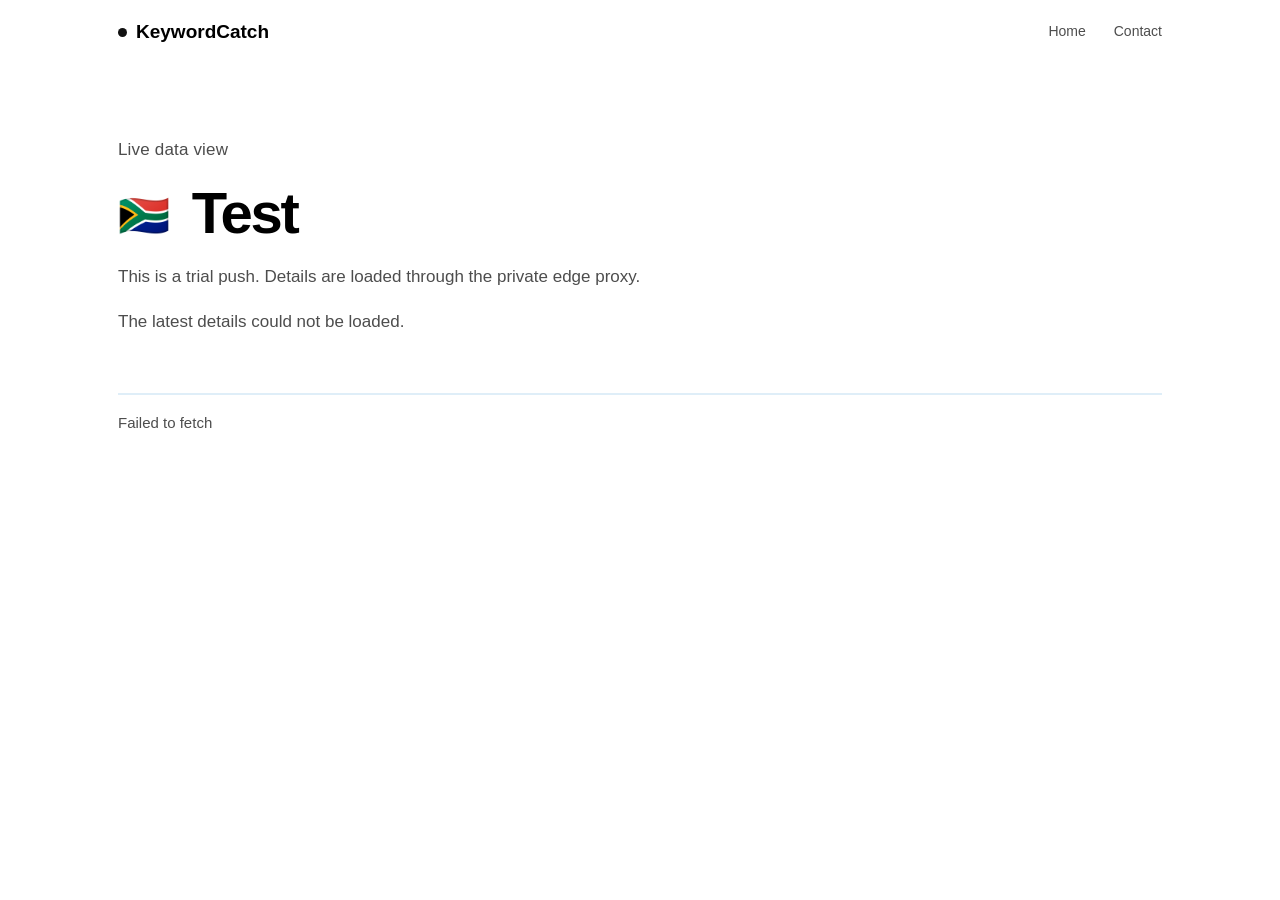
<file: test.html>
<!DOCTYPE html>
<html lang="en">
<head>
  <meta charset="UTF-8">
  <meta name="viewport" content="width=device-width, initial-scale=1.0">
  <!-- Google tag (gtag.js) -->
  <script async src="https://www.googletagmanager.com/gtag/js?id=G-NPL1SN04KD"></script>
  <script>
    window.dataLayer = window.dataLayer || [];
    function gtag(){dataLayer.push(arguments);}
    gtag('js', new Date());
    gtag('config', 'G-NPL1SN04KD');
  </script>
  <meta name="robots" content="noindex, nofollow">
  <meta name="description" content="Private live data view powered by KeywordCatch.">
  <meta name="referrer" content="same-origin">
  <title>Test | KeywordCatch</title>
  <link rel="stylesheet" href="styles.css">
</head>
<body class="seo-page test-page">
  <header class="topbar">
    <div class="wrap topbar-row">
      <a href="/" class="brand">
        <span class="brand-dot" aria-hidden="true"></span>
        KeywordCatch
      </a>
      <nav class="topnav" aria-label="Primary navigation">
        <a href="/">Home</a>
        <a href="contact.html">Contact</a>
      </nav>
    </div>
  </header>

  <main>
    <section class="seo-page-header wrap test-header">
      <p class="kicker">Live data view</p>
      <h1><span class="country-flag" role="img" aria-label="South Africa">🇿🇦</span> Test</h1>
      <p>This is a trial push. Details are loaded through the private edge proxy.</p>
      <p class="test-status" id="sheetStatus" role="status">Loading latest details...</p>
    </section>

    <section class="wrap test-table-wrap">
      <div class="sheet-tabs" role="tablist" aria-label="Query trend views"></div>
      <div class="test-table-scroll">
        <table class="test-table" id="sheetTable">
          <caption class="visually-hidden">Latest details from the connected Google Sheet</caption>
          <thead></thead>
          <tbody></tbody>
        </table>
      </div>
      <p class="test-empty" id="sheetEmpty" hidden>No details are available yet.</p>
    </section>
    <!-- Orphaned script fragment retained temporarily below for safe replacement.
    const empty = document.getElementById('sheetEmpty');

            function renderTabs() {
              const tabList = document.querySelector('.sheet-tabs');
              tabList.replaceChildren();
              Object.keys(sheets).forEach(sheetName => {
                const button = document.createElement('button');
                button.className = 'sheet-tab';
                button.type = 'button';
                button.role = 'tab';
                const table = document.getElementById('sheetTable');
                const tableHead = table.querySelector('thead');
                const tableBody = table.querySelector('tbody');
                const tabList = document.querySelector('.sheet-tabs');
                const status = document.getElementById('sheetStatus');
                const empty = document.getElementById('sheetEmpty');
                const workerUrl = 'https://api.keywordcatch.com/';
                const refreshMs = 30000;
                let sheets = {};
                let activeSheet = '';

                function renderTabs() {
                  tabList.replaceChildren();
                  Object.keys(sheets).forEach(sheetName => {
                    const button = document.createElement('button');
                    button.className = 'sheet-tab';
                    button.type = 'button';
                    button.role = 'tab';
                    button.textContent = sheetName;
                    button.setAttribute('aria-selected', String(sheetName === activeSheet));
                    button.classList.toggle('is-active', sheetName === activeSheet);
                    button.addEventListener('click', () => {
                      activeSheet = sheetName;
                      renderTabs();
                      renderSheet(sheets[activeSheet]);
                    });
                    tabList.appendChild(button);
                  });
                }

                function renderSheet(sheet) {
                  tableHead.replaceChildren();
                  tableBody.replaceChildren();
                  if (!sheet || sheet.error || !Array.isArray(sheet.columns) || !Array.isArray(sheet.data) || !sheet.data.length) {
                    empty.hidden = false;
                    empty.textContent = sheet?.error ? `The sheet could not be loaded: ${sheet.error}` : 'No details are available yet.';
                    return;
                  }

                  empty.hidden = true;
                  const header = document.createElement('tr');
                  sheet.columns.forEach(column => {
                    const cell = document.createElement('th');
                    cell.scope = 'col';
                    cell.textContent = column;
                    header.appendChild(cell);
                  });
                  tableHead.appendChild(header);

                  sheet.data.forEach(row => {
                    const tableRow = document.createElement('tr');
                    sheet.columns.forEach(column => {
                      const cell = document.createElement('td');
                      cell.textContent = row[column] ?? '';
                      tableRow.appendChild(cell);
                    });
                    tableBody.appendChild(tableRow);
                  });
                }

                async function loadSheets() {
                  try {
                    const response = await fetch(workerUrl, { cache: 'no-store' });
                    if (!response.ok) throw new Error('The data proxy returned an error.');
                    const payload = await response.json();
                    if (payload.error) throw new Error(payload.error);
                    if (!payload.sheets || typeof payload.sheets !== 'object') throw new Error('No sheet tabs were returned.');
                    sheets = payload.sheets;
                    const sheetNames = Object.keys(sheets);
                    if (!sheetNames.length) throw new Error('No sheet tabs were returned.');
                    if (!activeSheet || !sheets[activeSheet]) activeSheet = sheetNames[0];
                    renderTabs();
                    renderSheet(sheets[activeSheet]);
                    status.textContent = `Updated ${new Date().toLocaleTimeString()}`;
                  } catch (error) {
                    tableHead.replaceChildren();
                    tableBody.replaceChildren();
                    empty.hidden = false;
                    empty.textContent = error.message || 'The Google Sheet could not be loaded right now.';
                    status.textContent = 'The latest details could not be loaded.';
                  }
                }

                loadSheets();
                window.setInterval(loadSheets, refreshMs);
    -->
  </main>

  <script>
    const table = document.getElementById('sheetTable');
    const tableHead = table.querySelector('thead');
    const tableBody = table.querySelector('tbody');
    const tabList = document.querySelector('.sheet-tabs');
    const status = document.getElementById('sheetStatus');
    const empty = document.getElementById('sheetEmpty');
    const workerUrl = 'https://api.keywordcatch.com/';
    const refreshMs = 30000;
    let sheets = {};
    let activeSheet = '';

    function renderTabs() {
      tabList.replaceChildren();
      Object.keys(sheets).filter(sheetName => sheetName.toLowerCase() !== 'published').forEach(sheetName => {
        const button = document.createElement('button');
        button.className = 'sheet-tab';
        button.type = 'button';
        button.role = 'tab';
        button.textContent = sheetName;
        button.setAttribute('aria-selected', String(sheetName === activeSheet));
        button.classList.toggle('is-active', sheetName === activeSheet);
        button.addEventListener('click', () => {
          activeSheet = sheetName;
          renderTabs();
          renderSheet(sheets[activeSheet]);
        });
        tabList.appendChild(button);
      });
    }

    function renderSheet(sheet) {
      tableHead.replaceChildren();
      tableBody.replaceChildren();
      if (!sheet || sheet.error || !Array.isArray(sheet.columns) || !Array.isArray(sheet.data) || !sheet.data.length) {
        empty.hidden = false;
        empty.textContent = sheet?.error ? `The sheet could not be loaded: ${sheet.error}` : 'No details are available yet.';
        return;
      }

      empty.hidden = true;
      const header = document.createElement('tr');
      sheet.columns.forEach(column => {
        const cell = document.createElement('th');
        cell.scope = 'col';
        cell.textContent = column;
        header.appendChild(cell);
      });
      tableHead.appendChild(header);

      sheet.data.forEach(row => {
        const tableRow = document.createElement('tr');
        sheet.columns.forEach(column => {
          const cell = document.createElement('td');
          cell.textContent = row[column] ?? '';
          tableRow.appendChild(cell);
        });
        tableBody.appendChild(tableRow);
      });
    }

    async function loadSheets() {
      try {
        const response = await fetch(workerUrl, { cache: 'no-store' });
        if (!response.ok) throw new Error('The data proxy returned an error.');
        const payload = await response.json();
        if (payload.error) throw new Error(payload.error);
        if (!payload.sheets || typeof payload.sheets !== 'object') throw new Error('No sheet tabs were returned.');
        sheets = payload.sheets;
        const sheetNames = Object.keys(sheets).filter(sheetName => sheetName.toLowerCase() !== 'published');
        if (!sheetNames.length) throw new Error('No sheet tabs were returned.');
        if (!activeSheet || !sheets[activeSheet]) activeSheet = sheetNames[0];
        renderTabs();
        renderSheet(sheets[activeSheet]);
        status.textContent = `Updated ${new Date().toLocaleTimeString()}`;
      } catch (error) {
        tableHead.replaceChildren();
        tableBody.replaceChildren();
        empty.hidden = false;
        empty.textContent = error.message || 'The Google Sheet could not be loaded right now.';
        status.textContent = 'The latest details could not be loaded.';
      }
    }

    loadSheets();
    window.setInterval(loadSheets, refreshMs);
  </script>
  <script>
    if (window.location.pathname.endsWith('/index.html')) {
      // Replace /index.html with / while keeping query params & hashes
      const cleanPath = window.location.pathname.replace(/\/index\.html$/, '/')
                      + window.location.search
                      + window.location.hash;
      window.history.replaceState(null, '', cleanPath);
    }
  </script>
</body>
</html>
</file>
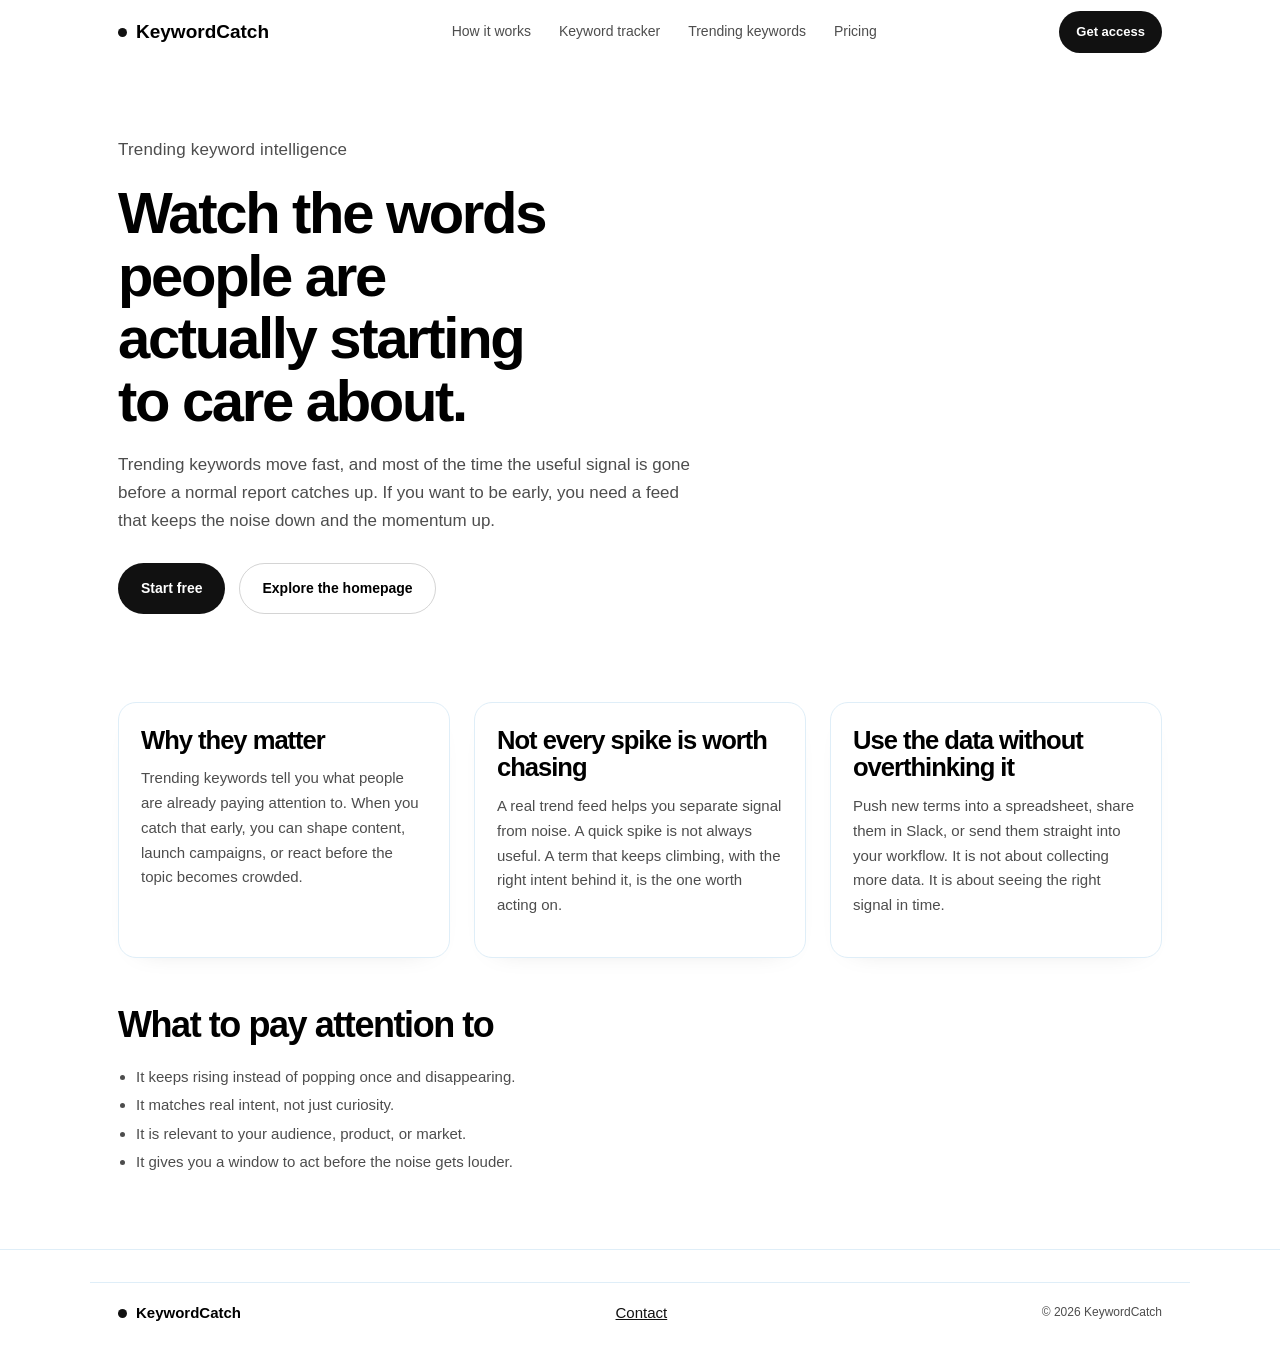
<file: trending-keywords.html>
<!DOCTYPE html>
<html lang="en">
<head>
  <meta charset="UTF-8">
  <meta name="viewport" content="width=device-width, initial-scale=1.0">
  <!-- Google tag (gtag.js) -->
  <script async src="https://www.googletagmanager.com/gtag/js?id=G-NPL1SN04KD"></script>
  <script>
    window.dataLayer = window.dataLayer || [];
    function gtag(){dataLayer.push(arguments);}
    gtag('js', new Date());
    gtag('config', 'G-NPL1SN04KD');
  </script>
  <title>Trending keywords and search trends to watch</title>
  <meta name="description" content="Track internet trending keywords and rising search patterns with KeywordCatch to identify demand earlier and respond faster.">
  <meta name="robots" content="index, follow">
  <link rel="canonical" href="https://keywordcatch.com/trending-keywords.html">
  <meta property="og:type" content="website">
  <meta property="og:title" content="Trending keywords and search trends to watch | KeywordCatch">
  <meta property="og:description" content="Track rising search patterns and identify demand earlier with KeywordCatch.">
  <meta property="og:url" content="https://keywordcatch.com/trending-keywords.html">
  <meta property="og:site_name" content="KeywordCatch">
  <meta name="twitter:card" content="summary_large_image">
  <meta name="twitter:title" content="Trending keywords and search trends to watch | KeywordCatch">
  <meta name="twitter:description" content="Track rising search patterns and identify demand earlier.">
  <link rel="stylesheet" href="styles.css">
</head>
<body class="seo-page">
  <header class="topbar">
    <div class="wrap topbar-row">
      <a href="/" class="brand">
        <span class="brand-dot" aria-hidden="true"></span>
        KeywordCatch
      </a>

      <nav class="topnav" aria-label="Primary navigation">
        <a href="/#how">How it works</a>
        <a href="keyword-tracker.html">Keyword tracker</a>
        <a href="trending-keywords.html">Trending keywords</a>
        <a href="/#pricing">Pricing</a>
      </nav>

      <a href="/#pricing" class="btn btn-primary btn-small desktop-only">Get access</a>
    </div>
  </header>

  <main>
    <section class="seo-page-header wrap">
      <p class="kicker">Trending keyword intelligence</p>
      <h1>Watch the words people are actually starting to care about.</h1>
      <p>
        Trending keywords move fast, and most of the time the useful signal is gone before a normal report catches up. If you want to be early, you need a feed that keeps the noise down and the momentum up.
      </p>
      <div class="hero-actions">
        <a href="/#pricing" class="btn btn-primary">Start free</a>
        <a href="/" class="btn btn-ghost">Explore the homepage</a>
      </div>
    </section>

    <section class="wrap seo-grid">
      <article class="seo-card">
        <h2>Why they matter</h2>
        <p>Trending keywords tell you what people are already paying attention to. When you catch that early, you can shape content, launch campaigns, or react before the topic becomes crowded.</p>
      </article>
      <article class="seo-card">
        <h2>Not every spike is worth chasing</h2>
        <p>A real trend feed helps you separate signal from noise. A quick spike is not always useful. A term that keeps climbing, with the right intent behind it, is the one worth acting on.</p>
      </article>
      <article class="seo-card">
        <h2>Use the data without overthinking it</h2>
        <p>Push new terms into a spreadsheet, share them in Slack, or send them straight into your workflow. It is not about collecting more data. It is about seeing the right signal in time.</p>
      </article>
    </section>

    <section class="wrap seo-section">
      <h2>What to pay attention to</h2>
      <ul class="seo-list">
        <li>It keeps rising instead of popping once and disappearing.</li>
        <li>It matches real intent, not just curiosity.</li>
        <li>It is relevant to your audience, product, or market.</li>
        <li>It gives you a window to act before the noise gets louder.</li>
      </ul>
    </section>
  </main>

  <footer class="footer">
    <div class="wrap footer-row">
      <a href="/" class="brand brand-footer">
        <span class="brand-dot" aria-hidden="true"></span>
        KeywordCatch
      </a>
      <a href="contact.html">Contact</a>
      <p class="footer-copy">© <span id="year"></span> KeywordCatch</p>
    </div>
  </footer>

  <script>
    if (window.location.pathname.endsWith('/index.html')) {
      // Replace /index.html with / while keeping query params & hashes
      const cleanPath = window.location.pathname.replace(/\/index\.html$/, '/')
                      + window.location.search
                      + window.location.hash;
      window.history.replaceState(null, '', cleanPath);
    }
  </script>
  <script src="script.js"></script>
</body>
</html>
</file>
<file: styles.css>
/* ============================================================
   KeywordCatch — tokens
   ============================================================ */
:root {
  --sky: #58b9ee;
  --sky-soft: #dff4ff;
  --paper: #f4fbff;
  --paper-alt: #ffffff;
  --ink: #111111;
  --ink-soft: #4d4d4d;
  --navy: #111111;
  --navy-deep: #000000;
  --coral: #111111;
  --coral-deep: #000000;
  --green: #1d8f66;
  --line: #dfeef8;
  --line-soft: #edf9ff;

  --font-display: 'Inter', 'Segoe UI', Arial, sans-serif;
  --font-body: 'Inter', 'Segoe UI', Arial, sans-serif;

  --wrap: 1100px;
}

* { box-sizing: border-box; }

html { scroll-behavior: smooth; }

body {
  margin: 0;
  background: linear-gradient(180deg, var(--sky) 0%, var(--sky-soft) 18%, #ffffff 36%, #ffffff 100%);
  color: var(--ink);
  font-family: var(--font-body);
  font-size: 15px;
  line-height: 1.65;
  -webkit-font-smoothing: antialiased;
}

.visually-hidden {
  position: absolute;
  width: 1px; height: 1px;
  overflow: hidden;
  clip: rect(0 0 0 0);
}

a { color: inherit; }

h1, h2, h3 {
  font-family: var(--font-display);
  font-weight: 700;
  color: var(--navy-deep);
  margin: 0 0 0.5em;
  line-height: 1.08;
  letter-spacing: -0.04em;
}

h2 { font-size: clamp(28px, 4vw, 38px); font-weight: 700; }
h3 { font-size: 19px; font-weight: 700; }

p { margin: 0 0 1em; }

.wrap {
  max-width: var(--wrap);
  margin: 0 auto;
  padding: 0 28px;
}
.wrap-narrow { max-width: 720px; }

:focus-visible {
  outline: 2px solid var(--coral);
  outline-offset: 3px;
}

/* ============================================================
   Buttons
   ============================================================ */
.btn {
  display: inline-flex;
  align-items: center;
  gap: 8px;
  font-family: var(--font-body);
  font-size: 14px;
  font-weight: 600;
  text-decoration: none;
  padding: 13px 22px;
  border-radius: 999px;
  border: 1px solid transparent;
  cursor: pointer;
  transition: background-color .15s ease, border-color .15s ease, color .15s ease;
}
.btn-small { padding: 9px 16px; font-size: 13px; }

.btn-primary {
  background: #111111;
  color: #ffffff;
  border-color: rgba(17, 17, 17, 0.14);
}
.btn-primary:hover { background: #000000; }

.btn-ghost {
  background: transparent;
  color: var(--navy-deep);
  border-color: rgba(17, 17, 17, 0.18);
}
.btn-ghost:hover { background: var(--ink); color: var(--paper); }

/* ============================================================
   Top bar
   ============================================================ */
.topbar {
  position: sticky;
  top: 0;
  z-index: 20;
  background: rgba(255, 255, 255, 0.94);
  backdrop-filter: blur(6px);
}
.topbar-row {
  display: flex;
  align-items: center;
  justify-content: space-between;
  height: 64px;
}
.brand {
  display: inline-flex;
  align-items: center;
  gap: 9px;
  font-family: var(--font-display);
  font-size: 19px;
  font-weight: 700;
  text-decoration: none;
  color: var(--navy-deep);
}
.brand-dot {
  width: 9px; height: 9px;
  border-radius: 50%;
  background: var(--coral);
  display: inline-block;
}
.topnav {
  display: flex;
  gap: 28px;
  font-size: 14px;
}
.topnav a { text-decoration: none; color: var(--ink-soft); }
.topnav a:hover { color: var(--ink); }

@media (max-width: 720px) {
  .topnav,
  .desktop-only {
    display: none;
  }

  .topbar-row {
    position: relative;
    gap: 14px;
  }

  .menu-toggle {
    display: inline-flex;
    flex-direction: column;
    justify-content: center;
    gap: 4px;
    width: 40px;
    height: 40px;
    border: 1px solid rgba(17, 17, 17, 0.18);
    border-radius: 999px;
    background: #fff;
    padding: 0 10px;
    cursor: pointer;
  }

  .menu-toggle span {
    display: block;
    height: 2px;
    width: 100%;
    background: var(--ink);
    border-radius: 999px;
  }

  .mobile-menu {
    display: none;
    flex-direction: column;
    gap: 12px;
    padding: 0 28px 20px;
    background: #fff;
  }

  .mobile-menu.is-open {
    display: flex;
  }

  .mobile-menu a {
    text-decoration: none;
    color: var(--ink);
    font-weight: 600;
  }

  .mobile-menu .btn {
    width: fit-content;
  }

  .mobile-menu .btn-primary {
    color: #ffffff;
  }
}

@media (min-width: 721px) {
  .menu-toggle,
  .mobile-menu {
    display: none !important;
  }
}

/* ============================================================
   Hero
   ============================================================ */
.hero {
  display: grid;
  grid-template-columns: 1.05fr 0.95fr;
  gap: 56px;
  align-items: start;
  padding: 76px 28px 64px;
}
@media (max-width: 900px) {
  .hero { grid-template-columns: 1fr; padding-top: 48px; }
}

.kicker {
  font-size: 13px;
  color: var(--coral-deep);
  margin: 0 0 18px;
  letter-spacing: 0.01em;
}

.hero h1 {
  font-size: clamp(42px, 5.6vw, 72px);
  max-width: 14ch;
  margin-bottom: 22px;
  line-height: 0.95;
}

.hero-sub {
  max-width: 46ch;
  color: var(--ink-soft);
  font-size: 17px;
  line-height: 1.6;
}

.hero-actions {
  display: flex;
  gap: 14px;
  flex-wrap: wrap;
  margin: 28px 0 44px;
}

.hero-stats {
  display: flex;
  gap: 36px;
  margin: 0;
  padding-top: 24px;
  border-top: 1px solid var(--line);
}
.hero-stats dt {
  font-family: var(--font-display);
  font-size: 24px;
  color: var(--navy-deep);
}
.hero-stats dd {
  margin: 2px 0 0;
  font-size: 12.5px;
  color: var(--ink-soft);
}

/* ---- terminal / live ticker ---- */
.hero-demo { position: relative; }
.term {
  background: #fffdf9;
  border: 1px solid rgba(18, 23, 42, 0.08);
  border-radius: 8px;
  overflow: hidden;
  box-shadow: 0 18px 40px -24px rgba(18, 23, 42, 0.25);
}
.term-bar {
  display: flex;
  align-items: center;
  gap: 8px;
  padding: 11px 14px;
  background: #f4efe8;
  border-bottom: 1px solid rgba(18, 23, 42, 0.08);
}
.term-dot-live {
  width: 8px; height: 8px;
  border-radius: 50%;
  background: var(--green);
  box-shadow: 0 0 0 3px rgba(31,157,108,0.18);
  flex: 0 0 auto;
}
.term-title {
  color: var(--navy-deep);
  font-size: 12px;
  font-weight: 600;
}
.term-status {
  margin-left: auto;
  font-size: 11px;
  color: var(--coral-deep);
  text-transform: lowercase;
  background: rgba(214, 67, 47, 0.08);
  border: 1px solid rgba(214, 67, 47, 0.18);
  border-radius: 999px;
  padding: 3px 8px;
}
.term-list {
  list-style: none;
  margin: 0;
  padding: 8px 0;
  min-height: 340px;
  max-height: 340px;
  overflow: hidden;
  background: linear-gradient(180deg, #fffefb 0%, #f7f3ed 100%);
}
.term-list li {
  display: flex;
  align-items: center;
  gap: 10px;
  padding: 10px 16px;
  font-size: 13px;
  color: var(--ink);
  border-bottom: 1px solid rgba(18, 23, 42, 0.06);
  animation: rowIn .45s cubic-bezier(.2, .7, .2, 1) both;
}
.term-list li.trend-up-row {
  background: rgba(31, 157, 108, 0.04);
}
.term-list li.trend-down-row {
  background: rgba(214, 67, 47, 0.03);
}
.term-list li .word-bar {
  width: 4px;
  height: 22px;
  border-radius: 999px;
  background: linear-gradient(180deg, var(--coral) 0%, #f09a8a 100%);
  flex: 0 0 auto;
  box-shadow: 0 0 0 2px rgba(214, 67, 47, 0.08);
}
.term-list li.trend-up-row .word-bar {
  background: linear-gradient(180deg, var(--green) 0%, #7ad3b3 100%);
  box-shadow: 0 0 0 2px rgba(31, 157, 108, 0.08);
}
.term-list li.trend-down-row .word-bar {
  background: linear-gradient(180deg, var(--coral) 0%, #f09a8a 100%);
}
.term-list li .pos {
  display: inline-flex;
  align-items: center;
  justify-content: center;
  min-width: 32px;
  padding: 4px 6px;
  background: rgba(214, 67, 47, 0.12);
  color: var(--coral-deep);
  border: 1px solid rgba(214, 67, 47, 0.18);
  border-radius: 999px;
  font-size: 10px;
  font-weight: 700;
  letter-spacing: 0.04em;
  flex: 0 0 auto;
}
.term-list li.trend-up-row .pos {
  background: rgba(31, 157, 108, 0.12);
  color: var(--green);
  border-color: rgba(31, 157, 108, 0.18);
}
.term-list li .trend {
  display: inline-flex;
  align-items: center;
  justify-content: center;
  width: 18px;
  height: 18px;
  border-radius: 50%;
  font-size: 11px;
  font-weight: 700;
  flex: 0 0 auto;
}
.term-list li .trend-up {
  background: rgba(31, 157, 108, 0.12);
  color: var(--green);
}
.term-list li .trend-down {
  background: rgba(214, 67, 47, 0.12);
  color: var(--coral-deep);
}
.term-list li .t {
  color: #5f677d;
  font-size: 11.5px;
  flex: 0 0 auto;
}
.term-list li .cat {
  color: var(--navy-deep);
  background: rgba(30, 42, 71, 0.08);
  border: 1px solid rgba(30, 42, 71, 0.12);
  border-radius: 999px;
  padding: 3px 8px;
  font-size: 10.5px;
  font-weight: 600;
  flex: 0 0 auto;
}
.term-list li .q {
  flex: 1 1 auto;
  color: var(--ink);
  background: rgba(214, 67, 47, 0.06);
  border-left: 2px solid var(--coral);
  padding: 4px 8px 4px 10px;
  overflow: hidden;
  text-overflow: ellipsis;
  white-space: nowrap;
  font-weight: 500;
}
.term-list li.trend-up-row .q {
  background: rgba(31, 157, 108, 0.06);
  border-left-color: var(--green);
}
@keyframes rowIn {
  from {
    opacity: 0;
    transform: translateY(-16px) scale(0.98);
  }
  to {
    opacity: 1;
    transform: translateY(0) scale(1);
  }
}
@media (prefers-reduced-motion: reduce) {
  .term-list li { animation: none; }
}

.hero-demo-caption {
  margin: 10px 2px 0;
  font-size: 11.5px;
  color: var(--ink-soft);
}

/* ============================================================
   Trust row
   ============================================================ */
.trust-row {
  padding: 30px 28px 64px;
  border-bottom: 1px solid var(--line);
}
.trust-label {
  font-size: 12px;
  color: var(--ink-soft);
  margin: 0 0 14px;
  text-transform: none;
  letter-spacing: 0.01em;
}
.client-row {
  display: flex;
  flex-wrap: wrap;
  gap: 12px;
}
.client-row span {
  display: inline-flex;
  align-items: center;
  justify-content: center;
  min-height: 42px;
  padding: 10px 18px;
  border-radius: 999px;
  background: rgba(255, 255, 255, 0.72);
  border: 1px solid rgba(17, 17, 17, 0.08);
  color: var(--ink-soft);
  font-weight: 600;
  letter-spacing: -0.02em;
  box-shadow: 0 8px 18px -18px rgba(17, 17, 17, 0.25);
}



/* ============================================================
   Sections
   ============================================================ */
.section { padding: 76px 0; }
.section-alt { background: var(--paper-alt); }
.section-sub { color: var(--ink-soft); max-width: 52ch; margin-top: -6px; }

/* ---- steps ---- */
.steps {
  list-style: none;
  margin: 44px 0 0;
  padding: 0;
  display: grid;
  grid-template-columns: repeat(3, 1fr);
  gap: 40px;
}
@media (max-width: 760px) {
  .steps { grid-template-columns: 1fr; }
}
.steps li { border-top: 1px solid var(--ink); padding-top: 18px; }
.step-no {
  font-family: var(--font-mono);
  font-size: 12px;
  color: var(--coral-deep);
  display: block;
  margin-bottom: 10px;
}
.steps p { color: var(--ink-soft); font-size: 14px; }

/* ---- features ---- */
.feature-grid {
  margin-top: 44px;
  display: grid;
  grid-template-columns: repeat(3, 1fr);
  gap: 1px;
  background: var(--line-soft);
  border: 1px solid var(--line-soft);
}
@media (max-width: 760px) {
  .feature-grid { grid-template-columns: 1fr; }
}
.feature {
  background: #ffffff;
  padding: 30px 26px;
}
.feature p { color: var(--ink-soft); font-size: 13.5px; margin-bottom: 0; }
.feature-lead {
  grid-column: span 3;
  background: #ffffff;
  border: 1px solid var(--line);
}
.feature-lead h3, .feature-lead p { color: var(--ink); }
.feature-lead h3 { font-family: var(--font-display); font-size: 24px; max-width: 20ch; }
.feature-lead p { color: var(--ink-soft); max-width: 50ch; }
@media (max-width: 760px) {
  .feature-lead { grid-column: span 1; }
}

/* ============================================================
   Pricing table
   ============================================================ */
.price-table {
  width: 100%;
  border-collapse: collapse;
  margin-top: 40px;
  font-size: 13.5px;
}
.price-table th, .price-table td {
  padding: 14px 18px;
  border-bottom: 1px solid var(--line);
  text-align: center;
}
.price-table thead th { text-align: center; }
.price-table th[scope="row"] {
  text-align: left;
  font-weight: 500;
  color: var(--ink-soft);
}
.price-table-plan { visibility: hidden; }
.price-table thead tr th:first-child { text-align: left; }

.price-table thead th {
  font-family: var(--font-display);
  font-size: 17px;
  font-weight: 500;
  color: var(--navy-deep);
  padding-bottom: 18px;
  border-bottom: 2px solid var(--ink);
}
.price-table-featured {
  background: var(--paper-alt);
}
.price {
  font-family: var(--font-display);
  font-size: 20px;
  color: var(--navy-deep);
}
.price-period { font-size: 12px; color: var(--ink-soft); }
.price-table-cta-row td { border-bottom: none; padding-top: 22px; }

@media (max-width: 700px) {
  .price-table { font-size: 12px; }
  .price-table th, .price-table td { padding: 10px 8px; }
}

/* ============================================================
   FAQ
   ============================================================ */
.faq-list { margin-top: 36px; }
.faq-list details {
  border-bottom: 1px solid var(--line);
  padding: 18px 0;
}
.faq-list summary {
  cursor: pointer;
  font-family: var(--font-display);
  font-size: 17px;
  color: var(--navy-deep);
  list-style: none;
  display: flex;
  justify-content: space-between;
  align-items: center;
  gap: 12px;
}
.faq-list summary::-webkit-details-marker { display: none; }
.faq-list summary::after {
  content: '+';
  font-family: var(--font-mono);
  color: var(--coral);
  font-size: 20px;
  flex: 0 0 auto;
}
.faq-list details[open] summary::after { content: '–'; }
.faq-list p {
  margin: 12px 0 0;
  color: var(--ink-soft);
  font-size: 14px;
  max-width: 60ch;
}

/* ============================================================
   Closing CTA
   ============================================================ */
.closing { text-align: left; }
.closing-inner h2 { max-width: 16ch; }

.seo-page {
  background: #ffffff;
}

.seo-page-header {
  padding: 72px 28px 32px;
}

.seo-page-header h1 {
  font-size: clamp(36px, 5vw, 58px);
  max-width: 14ch;
  margin-bottom: 18px;
}

.seo-page-header p {
  max-width: 62ch;
  color: var(--ink-soft);
  font-size: 17px;
}

.seo-grid {
  display: grid;
  grid-template-columns: repeat(3, minmax(0, 1fr));
  gap: 24px;
  padding: 12px 28px 0;
}

.seo-card {
  background: #ffffff;
  border: 1px solid var(--line);
  border-radius: 18px;
  padding: 24px 22px;
  box-shadow: 0 10px 28px -24px rgba(17, 17, 17, 0.22);
}

.seo-card h2 {
  font-size: clamp(20px, 2vw, 26px);
  margin-bottom: 12px;
}

.seo-card p,
.seo-card li {
  color: var(--ink-soft);
  font-size: 15px;
}

.seo-card a {
  color: var(--navy-deep);
  text-decoration: none;
}

.seo-section {
  padding: 48px 28px 72px;
}

.seo-section h2 {
  font-size: clamp(26px, 4vw, 36px);
  margin-bottom: 18px;
}

.seo-list {
  margin: 0;
  padding-left: 18px;
  color: var(--ink-soft);
  line-height: 1.9;
}

/* ---- private sheet test page ---- */
.test-header {
  padding-bottom: 24px;
}
.country-flag {
  display: inline-block;
  margin-right: 8px;
  font-size: 0.72em;
  letter-spacing: 0;
  vertical-align: 0.08em;
}
.test-status {
  color: var(--ink-soft);
  font-size: 13px;
}
.test-table-wrap {
  padding-bottom: 80px;
}
.sheet-tabs {
  display: flex;
  gap: 8px;
  flex-wrap: wrap;
  margin-bottom: 16px;
}
.sheet-tab {
  border: 1px solid #cfe5f2;
  border-radius: 999px;
  background: #ffffff;
  color: var(--ink-soft);
  font: inherit;
  font-size: 13px;
  font-weight: 600;
  padding: 9px 14px;
  cursor: pointer;
}
.sheet-tab.is-active,
.sheet-tab:hover {
  background: var(--ink);
  border-color: var(--ink);
  color: #ffffff;
}
.test-table-scroll {
  overflow-x: auto;
  border: 1px solid var(--line);
  background: #ffffff;
}
.test-table {
  width: 100%;
  min-width: 640px;
  border-collapse: collapse;
  font-size: 14px;
}
.test-table th,
.test-table td {
  padding: 13px 16px;
  border-bottom: 1px solid var(--line);
  text-align: left;
  white-space: nowrap;
}
.test-table th {
  background: var(--sky-soft);
  color: var(--ink);
  font-weight: 700;
}
.test-table tr:last-child td {
  border-bottom: 0;
}
.trend-arrow {
  width: 72px;
  color: var(--green);
  font-size: 20px;
  font-weight: 700;
  text-align: center !important;
}
.sheet-tab[data-tab="dying"] + .sheet-tab,
.test-table .trend-arrow[aria-label="Dying"] {
  color: var(--coral-deep);
}
.test-empty {
  margin-top: 16px;
  color: var(--ink-soft);
}

/* ---- contact page ---- */
.contact-header {
  padding-bottom: 24px;
}
.contact-layout {
  display: grid;
  grid-template-columns: minmax(0, .8fr) minmax(0, 1.2fr);
  gap: 64px;
  padding-bottom: 80px;
}
.contact-aside h2 {
  font-size: clamp(24px, 3vw, 32px);
}
.contact-aside p {
  max-width: 38ch;
  color: var(--ink-soft);
}
.contact-email a {
  color: var(--ink);
  font-weight: 600;
}
.contact-form {
  display: grid;
  gap: 18px;
  padding: 28px;
  border: 1px solid var(--line);
  background: #ffffff;
  box-shadow: 0 14px 32px -28px rgba(17, 17, 17, .35);
}
.form-field {
  display: grid;
  gap: 7px;
}
.form-field label {
  font-size: 13px;
  font-weight: 600;
}
.form-field input,
.form-field select,
.form-field textarea {
  width: 100%;
  border: 1px solid #cfe5f2;
  border-radius: 6px;
  background: #fbfeff;
  color: var(--ink);
  font: inherit;
  padding: 11px 12px;
}
.form-field textarea {
  resize: vertical;
  min-height: 132px;
}
.form-field input:focus,
.form-field select:focus,
.form-field textarea:focus {
  border-color: var(--sky);
  outline: 2px solid rgba(88, 185, 238, .2);
  outline-offset: 1px;
}
.form-note {
  margin: -6px 0 0;
  color: var(--ink-soft);
  font-size: 12px;
}
.contact-form button:disabled {
  cursor: wait;
  opacity: .65;
}

@media (max-width: 760px) {
  .contact-layout {
    grid-template-columns: 1fr;
    gap: 32px;
    padding-bottom: 56px;
  }
  .contact-form {
    padding: 22px;
  }
}

/* ============================================================
   Footer
   ============================================================ */
.footer { border-top: 1px solid var(--line); padding: 32px 0 40px; }
.footer-top {
  display: flex;
  justify-content: space-between;
  gap: 32px;
  align-items: flex-start;
  padding-bottom: 20px;
}
.footer-brand-block {
  min-width: 180px;
}
.footer-menu {
  display: grid;
  grid-template-columns: repeat(3, minmax(150px, 1fr));
  gap: 28px;
  width: min(540px, 100%);
}
.footer-menu h3 {
  margin: 0 0 12px;
  font-size: 13px;
  text-transform: uppercase;
  letter-spacing: 0.08em;
  color: var(--ink-soft);
}
.footer-menu a {
  display: block;
  margin-bottom: 10px;
  color: var(--ink);
  text-decoration: none;
  font-size: 14px;
}
.footer-row {
  display: flex;
  align-items: center;
  gap: 20px;
  flex-wrap: wrap;
  justify-content: space-between;
  border-top: 1px solid var(--line);
  padding-top: 18px;
}
.brand-footer { font-size: 15px; }
.footer-note, .footer-copy {
  margin: 0;
  font-size: 12px;
  color: var(--ink-soft);
}

@media (max-width: 760px) {
  .footer-top {
    flex-direction: column;
  }
  .footer-menu {
    grid-template-columns: 1fr;
    width: 100%;
  }
}

@media (max-width: 760px) {
  .seo-grid {
    grid-template-columns: 1fr;
  }
}
</file>
